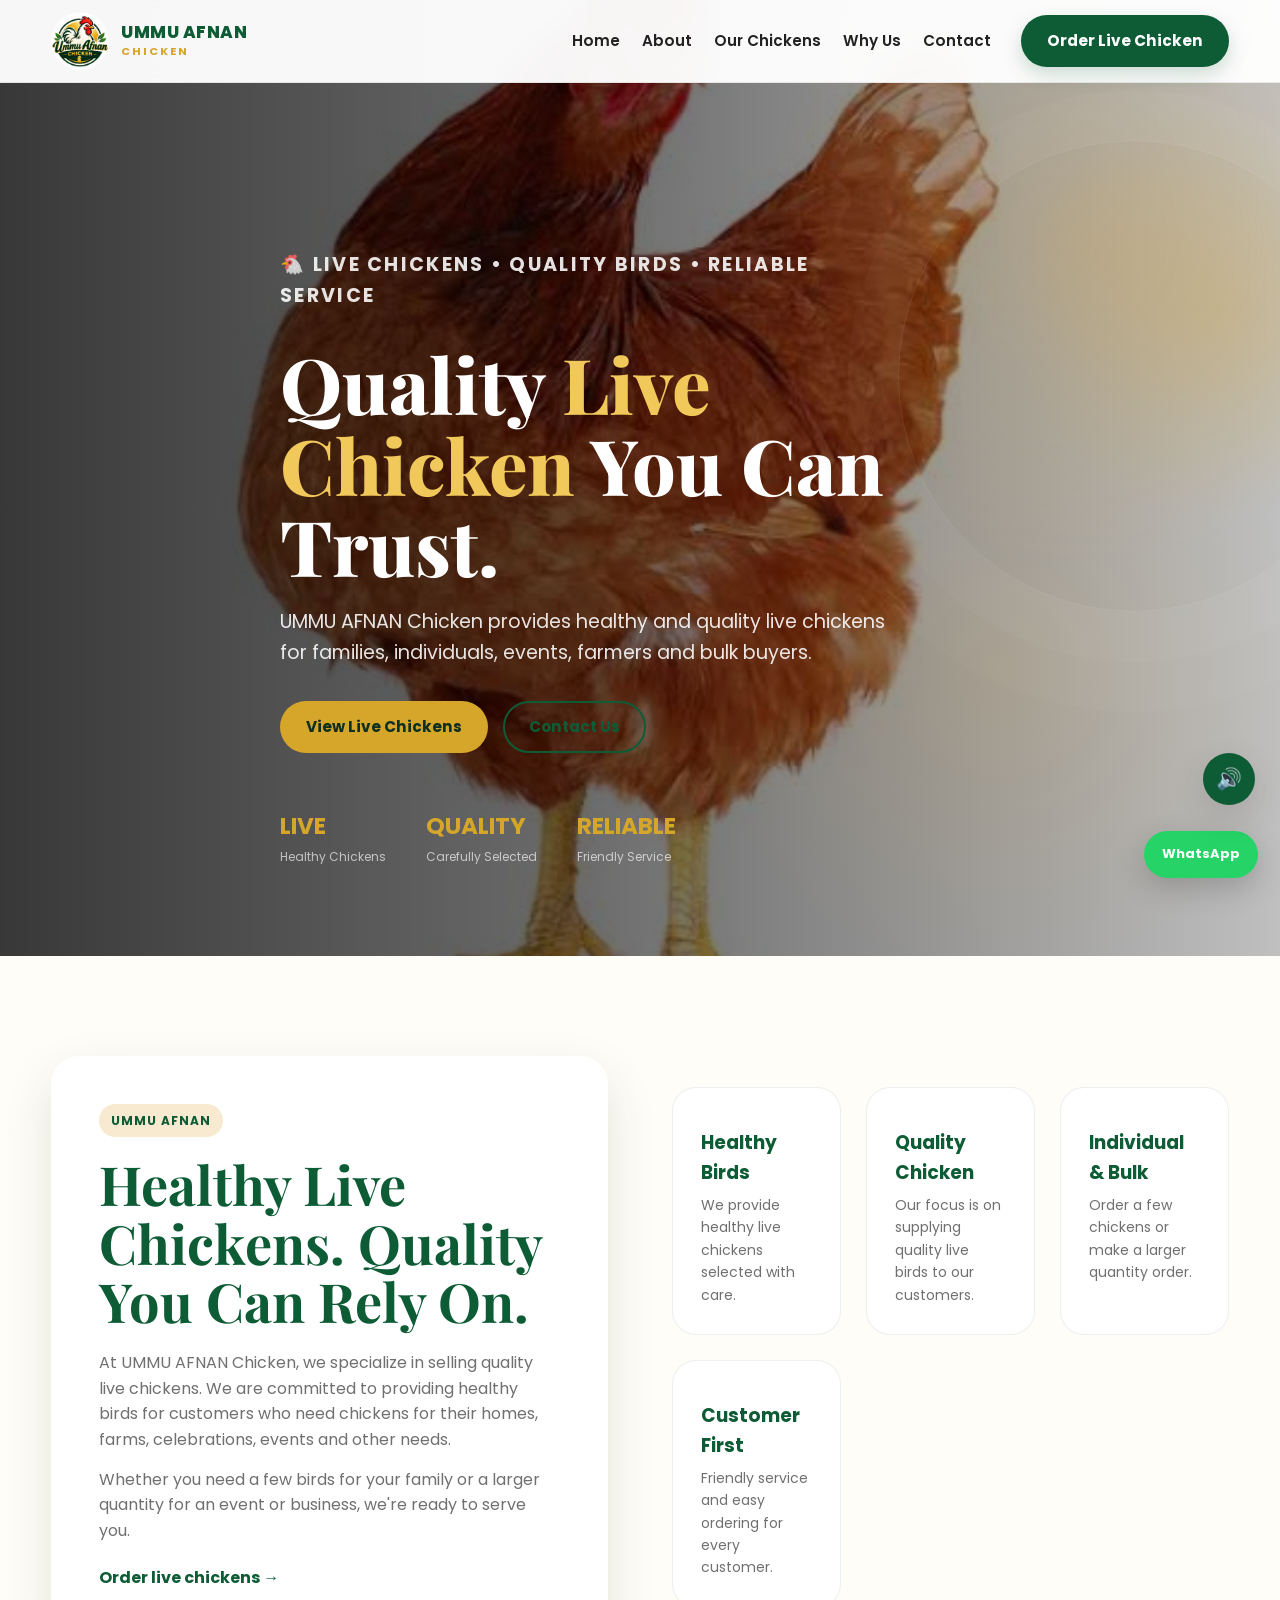
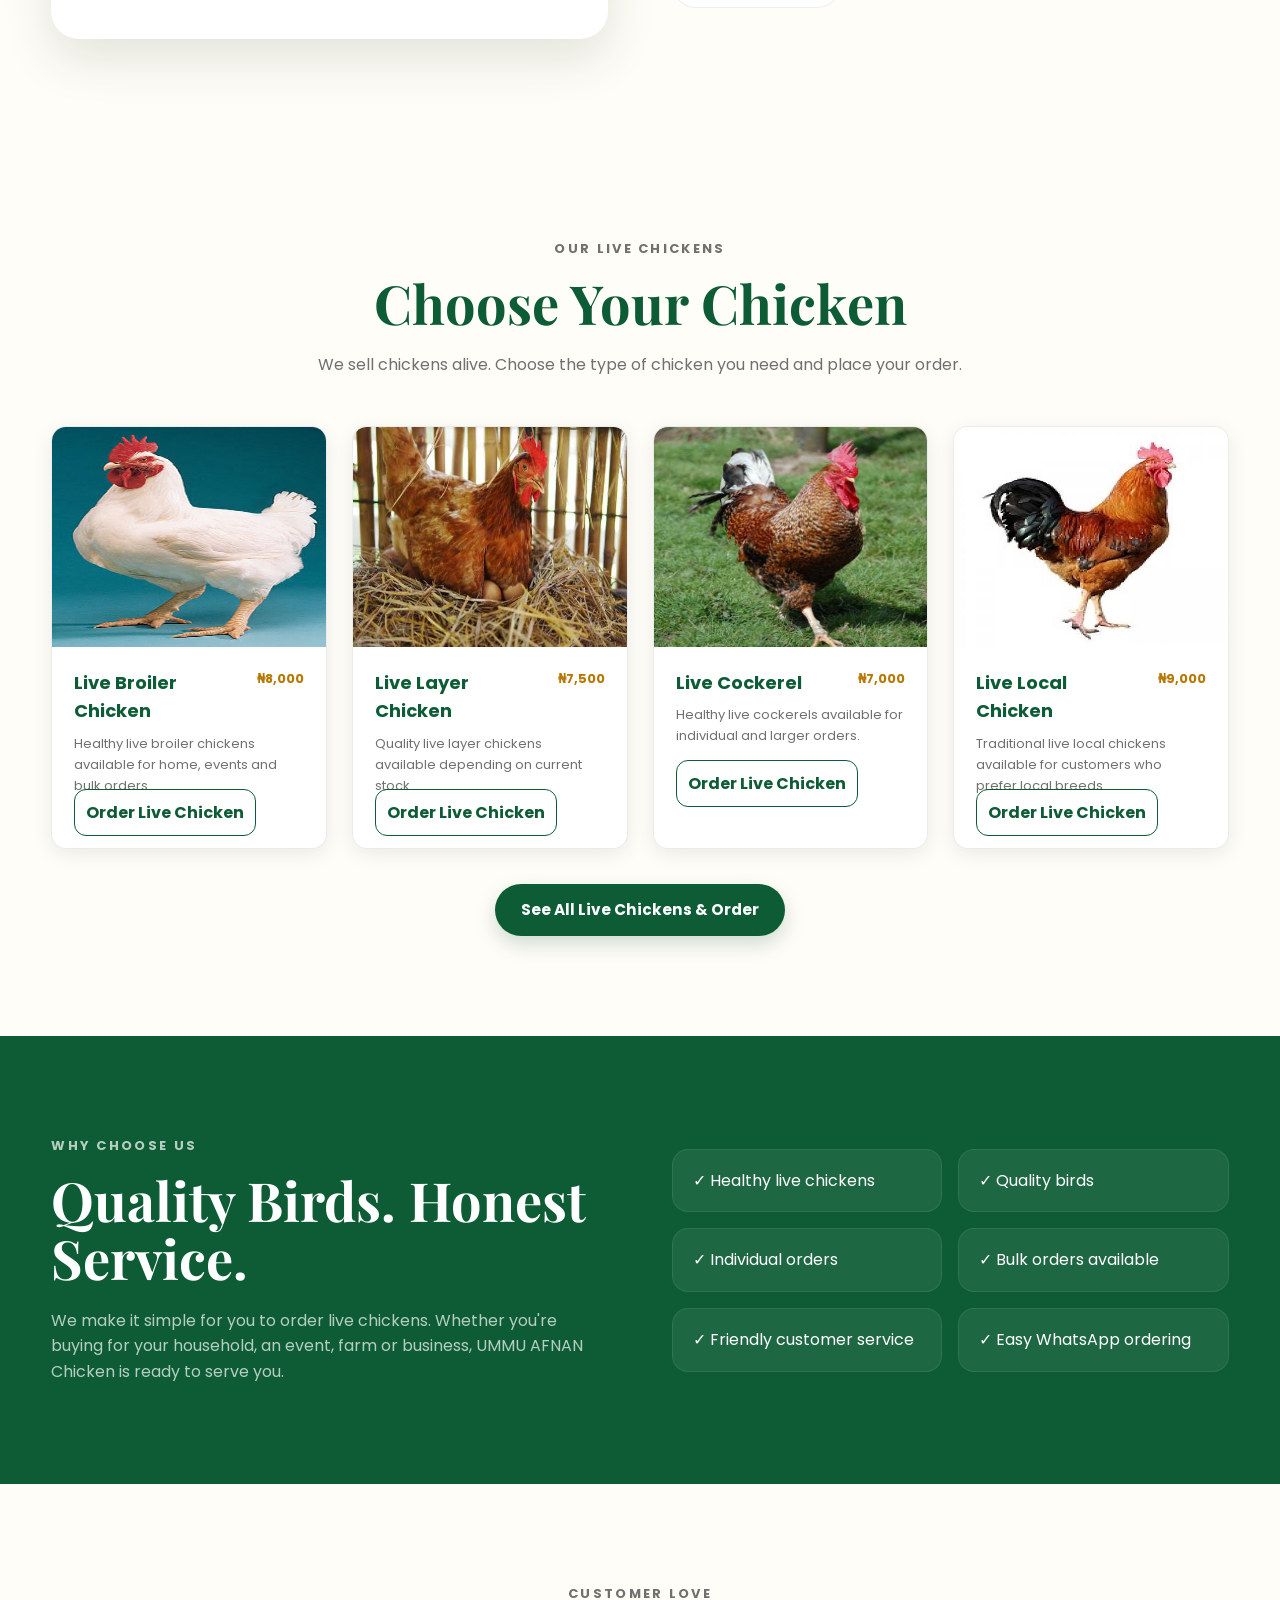
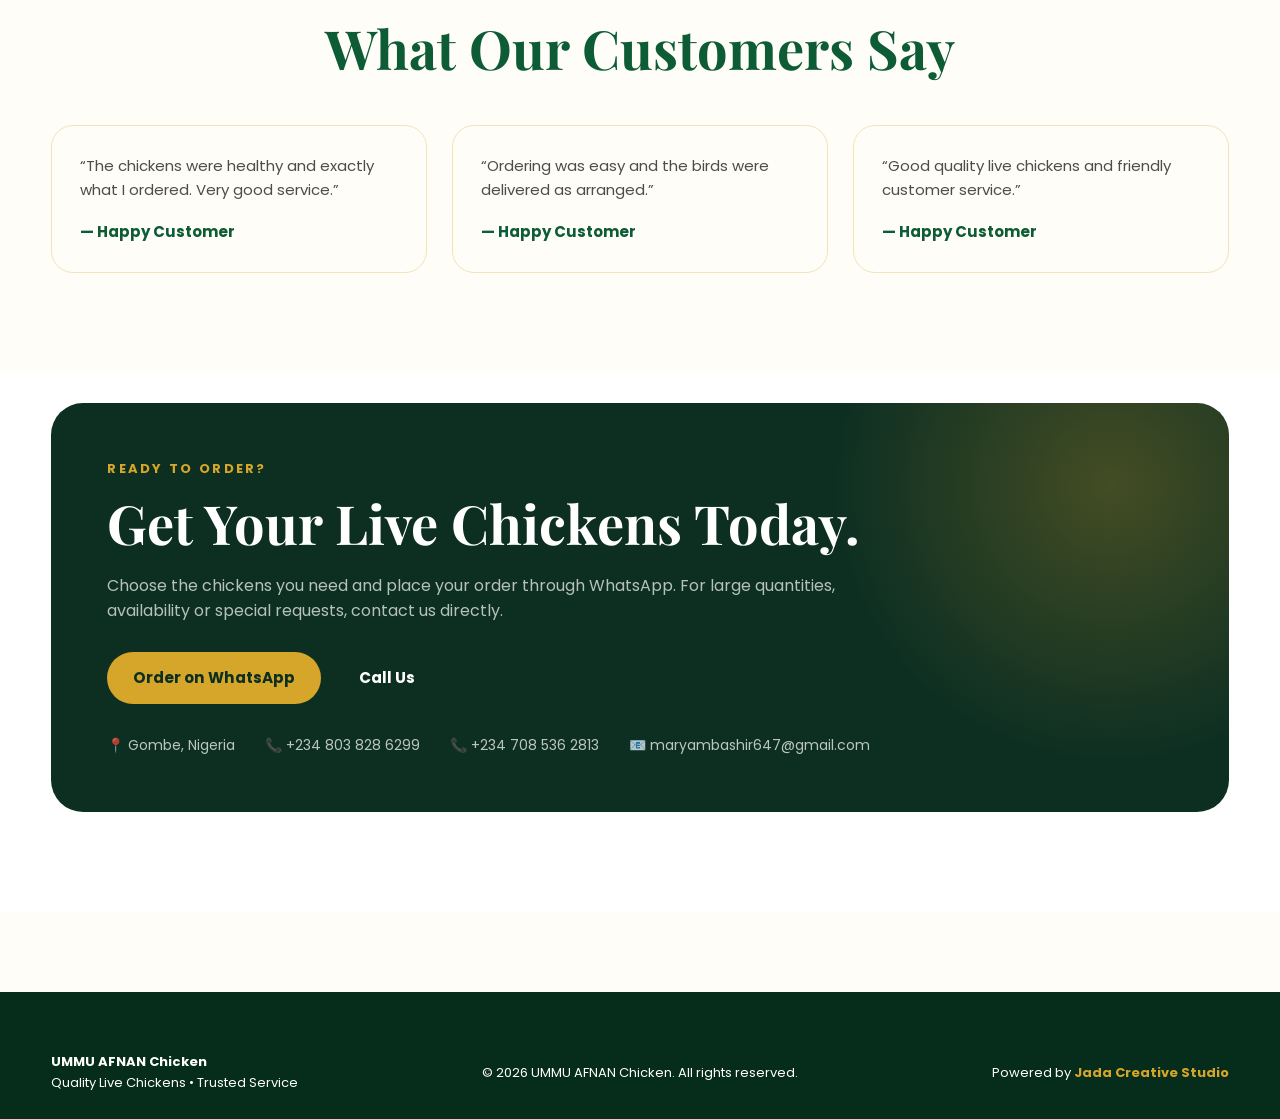
<file: index.html>
<!DOCTYPE html>
<html lang="en">
<head>
  <meta charset="UTF-8" />
  <meta name="viewport" content="width=device-width, initial-scale=1.0" />

  <meta
    name="description"
    content="UMMU AFNAN Chicken — quality live chickens available for individual, family, farm and bulk orders."
  />

  <title>UMMU AFNAN Chicken | Live Chickens</title>

  <link rel="preconnect" href="https://fonts.googleapis.com">
  <link rel="preconnect" href="https://fonts.gstatic.com" crossorigin>

  <link
    href="https://fonts.googleapis.com/css2?family=Playfair+Display:wght@600;700&family=Poppins:wght@400;500;600;700&display=swap"
    rel="stylesheet"
  >

  <link rel="stylesheet" href="style.css" />
</head>


<body>

  <!-- =====================================================
       ADVERTISEMENT SOUND
       ===================================================== -->

  <audio id="advertisementSound" preload="auto">
    <source src="advertisement.mp3" type="audio/mpeg">
    Your browser does not support audio.
  </audio>

  <button
    id="soundButton"
    class="sound-button"
    aria-label="Mute advertisement sound"
    title="Advertisement Sound"
  >
    🔊
  </button>


  <!-- =====================================================
       HEADER
       ===================================================== -->

  <header class="header">

    <div class="container nav">

      <a href="#home" class="brand">

        <img
          src="logo.png"
          alt="UMMU AFNAN Chicken Logo"
          class="logo"
        />

        <span class="brand-text">

          <strong>UMMU AFNAN</strong>

          <small>CHICKEN</small>

        </span>

      </a>


      <nav class="nav-links">

        <a href="#home">
          Home
        </a>

        <a href="#about">
          About
        </a>

        <a href="#menu">
          Our Chickens
        </a>

        <a href="#why-us">
          Why Us
        </a>

        <a href="#contact">
          Contact
        </a>

      </nav>


      <a
        href="order.html"
        class="btn btn-primary nav-btn"
      >
        Order Live Chicken
      </a>

    </div>

  </header>


  <!-- =====================================================
       HERO
       ===================================================== -->

  <main>

    <section class="hero" id="home">

      <div class="hero-overlay"></div>

      <div class="container hero-content">

        <p class="eyebrow">
          🐔 LIVE CHICKENS • QUALITY BIRDS • RELIABLE SERVICE
        </p>


        <h1>
          Quality <span>Live Chicken</span> You Can Trust.
        </h1>


        <p class="hero-text">

          UMMU AFNAN Chicken provides healthy and quality
          live chickens for families, individuals, events,
          farmers and bulk buyers.

        </p>


        <div class="hero-actions">

          <a
            href="order.html"
            class="btn"
          >
            View Live Chickens
          </a>


          <a
            href="#contact"
            class="btn btn-outline"
          >
            Contact Us
          </a>

        </div>


        <div class="hero-stats">

          <div>

            <strong>LIVE</strong>

            <span>
              Healthy Chickens
            </span>

          </div>


          <div>

            <strong>QUALITY</strong>

            <span>
              Carefully Selected
            </span>

          </div>


          <div>

            <strong>RELIABLE</strong>

            <span>
              Friendly Service
            </span>

          </div>

        </div>

      </div>

    </section>


    <!-- =====================================================
         ABOUT
         ===================================================== -->

    <section
      class="section about"
      id="about"
    >

      <div class="container split">


        <div class="about-card">

          <span class="mini-badge">
            UMMU AFNAN
          </span>


          <h2>
            Healthy Live Chickens. Quality You Can Rely On.
          </h2>


          <p>

            At UMMU AFNAN Chicken, we specialize in selling
            quality live chickens. We are committed to
            providing healthy birds for customers who need
            chickens for their homes, farms, celebrations,
            events and other needs.

          </p>


          <p>

            Whether you need a few birds for your family or
            a larger quantity for an event or business,
            we're ready to serve you.

          </p>


          <a
            href="order.html"
            class="text-link"
          >
            Order live chickens →
          </a>

        </div>


        <div class="feature-grid">


          <article class="feature">

            <span></span>

            <h3>
              Healthy Birds
            </h3>

            <p>
              We provide healthy live chickens selected
              with care.
            </p>

          </article>


          <article class="feature">

            <span></span>

            <h3>
              Quality Chicken
            </h3>

            <p>
              Our focus is on supplying quality live birds
              to our customers.
            </p>

          </article>


          <article class="feature">

            <span></span>

            <h3>
              Individual & Bulk
            </h3>

            <p>
              Order a few chickens or make a larger
              quantity order.
            </p>

          </article>


          <article class="feature">

            <span></span>

            <h3>
              Customer First
            </h3>

            <p>
              Friendly service and easy ordering for every
              customer.
            </p>

          </article>


        </div>

      </div>

    </section>


    <!-- =====================================================
         LIVE CHICKENS
         ===================================================== -->

    <section
      class="section menu-section"
      id="menu"
    >

      <div class="container">


        <div class="section-heading">

          <p class="eyebrow">
            OUR LIVE CHICKENS
          </p>


          <h2>
            Choose Your Chicken
          </h2>


          <p>
            We sell chickens alive. Choose the type of
            chicken you need and place your order.
          </p>

        </div>


        <div class="menu-grid">


          <!-- LIVE BROILER -->

          <article class="menu-card">

            <img
              src="Broiler Chicken.jpg"
              alt="Live Broiler Chicken"
              class="menu-photo"
            />


            <div class="menu-body">

              <div class="menu-title-row">

                <h3>
                  Live Broiler Chicken
                </h3>

                <span>
                  ₦8,000
                </span>

              </div>


              <p>
                Healthy live broiler chickens available
                for home, events and bulk orders.
              </p>


              <a
                href="order.html"
                class="order-btn"
              >
                Order Live Chicken
              </a>

            </div>

          </article>


          <!-- LIVE LAYER -->

          <article class="menu-card">

            <img
              src="Layer Chicken.jpg"
              alt="Live Layer Chicken"
              class="menu-photo"
            />


            <div class="menu-body">

              <div class="menu-title-row">

                <h3>
                  Live Layer Chicken
                </h3>

                <span>
                  ₦7,500
                </span>

              </div>


              <p>
                Quality live layer chickens available
                depending on current stock.
              </p>


              <a
                href="order.html"
                class="order-btn"
              >
                Order Live Chicken
              </a>

            </div>

          </article>


          <!-- LIVE COCKEREL -->

          <article class="menu-card">

            <img
              src="Cockerel.jpg"
              alt="Live Cockerel"
              class="menu-photo"
            />


            <div class="menu-body">

              <div class="menu-title-row">

                <h3>
                  Live Cockerel
                </h3>

                <span>
                  ₦7,000
                </span>

              </div>


              <p>
                Healthy live cockerels available for
                individual and larger orders.
              </p>


              <a
                href="order.html"
                class="order-btn"
              >
                Order Live Chicken
              </a>

            </div>

          </article>


          <!-- LOCAL CHICKEN -->

          <article class="menu-card">

            <img
              src="Local Chicken.jpg"
              alt="Live Local Chicken"
              class="menu-photo"
            />


            <div class="menu-body">

              <div class="menu-title-row">

                <h3>
                  Live Local Chicken
                </h3>

                <span>
                  ₦9,000
                </span>

              </div>


              <p>
                Traditional live local chickens available
                for customers who prefer local breeds.
              </p>


              <a
                href="order.html"
                class="order-btn"
              >
                Order Live Chicken
              </a>

            </div>

          </article>


        </div>


        <div
          style="
            text-align:center;
            margin-top:35px;
          "
        >

          <a
            href="order.html"
            class="btn btn-primary"
          >
            See All Live Chickens & Order
          </a>

        </div>

      </div>

    </section>


    <!-- =====================================================
         WHY US
         ===================================================== -->

    <section
      class="section why-us"
      id="why-us"
    >

      <div class="container split why-split">


        <div>

          <p class="eyebrow">
            WHY CHOOSE US
          </p>


          <h2>
            Quality Birds. Honest Service.
          </h2>


          <p>

            We make it simple for you to order live
            chickens. Whether you're buying for your
            household, an event, farm or business,
            UMMU AFNAN Chicken is ready to serve you.

          </p>

        </div>


        <div class="check-list">

          <div>
            ✓ Healthy live chickens
          </div>

          <div>
            ✓ Quality birds
          </div>

          <div>
            ✓ Individual orders
          </div>

          <div>
            ✓ Bulk orders available
          </div>

          <div>
            ✓ Friendly customer service
          </div>

          <div>
            ✓ Easy WhatsApp ordering
          </div>

        </div>

      </div>

    </section>


    <!-- =====================================================
         CUSTOMER TESTIMONIALS
         ===================================================== -->

    <section class="section testimonials">

      <div class="container">


        <div class="section-heading">

          <p class="eyebrow">
            CUSTOMER LOVE
          </p>


          <h2>
            What Our Customers Say
          </h2>

        </div>


        <div class="testimonial-grid">


          <blockquote>

            “The chickens were healthy and exactly what
            I ordered. Very good service.”

            <cite>
              — Happy Customer
            </cite>

          </blockquote>


          <blockquote>

            “Ordering was easy and the birds were
            delivered as arranged.”

            <cite>
              — Happy Customer
            </cite>

          </blockquote>


          <blockquote>

            “Good quality live chickens and friendly
            customer service.”

            <cite>
              — Happy Customer
            </cite>

          </blockquote>


        </div>

      </div>

    </section>


    <!-- =====================================================
         CONTACT
         ===================================================== -->

    <section
      class="section contact"
      id="contact"
    >

      <div class="container contact-card">


        <div>

          <p class="eyebrow">
            READY TO ORDER?
          </p>


          <h2>
            Get Your Live Chickens Today.
          </h2>


          <p>

            Choose the chickens you need and place your
            order through WhatsApp. For large quantities,
            availability or special requests, contact us
            directly.

          </p>

        </div>


        <div class="contact-actions">


          <a
            class="btn"
            href="https://wa.me/2348038286299"
            target="_blank"
            rel="noopener"
          >
            Order on WhatsApp
          </a>


          <a
            class="btn btn-outline-light"
            href="tel:+2348038286299"
          >
            Call Us
          </a>


        </div>


        <div class="contact-info">

          <span>
            📍 Gombe, Nigeria
          </span>


          <span>
            📞 +234 803 828 6299
          </span>    
          <span>
            📞 +234 708 536 2813
          </span>


          <span>
            📧 maryambashir647@gmail.com
          </span>

        </div>

      </div>

    </section>

  </main>


  <!-- =====================================================
       FOOTER
       ===================================================== -->

  <footer class="footer">

    <div class="container footer-wrap">


      <div>

        <strong>
          UMMU AFNAN Chicken
        </strong>


        <p>
          Quality Live Chickens • Trusted Service
        </p>

      </div>


      <p>
        ©
        <span id="year"></span>
        UMMU AFNAN Chicken.
        All rights reserved.
      </p>


      <p class="studio-credit">
        Powered by
        <strong>
          Jada Creative Studio
        </strong>
      </p>


    </div>

  </footer>


  <!-- =====================================================
       FLOATING WHATSAPP
       ===================================================== -->

  <a
    class="floating-whatsapp"
    href="https://wa.me/2348038286299"
    target="_blank"
    rel="noopener"
    aria-label="Order live chicken on WhatsApp"
  >
    WhatsApp
  </a>


  <!-- =====================================================
       JAVASCRIPT
       ===================================================== -->

  <script>

    /* =====================================================
       CURRENT YEAR
       ===================================================== */

    document.getElementById("year").textContent =
      new Date().getFullYear();


    /* =====================================================
       ADVERTISEMENT SOUND
       
       Sound begins after visitor interaction because modern
       browsers normally block automatic audio playback.
       ===================================================== */

    const advertisementSound =
      document.getElementById("advertisementSound");

    const soundButton =
      document.getElementById("soundButton");

    let soundStarted = false;


    function startAdvertisementSound() {

      if (soundStarted) {
        return;
      }

      advertisementSound
        .play()
        .then(function () {

          soundStarted = true;

        })
        .catch(function () {

          // Browser prevented playback.

        });

    }


    [
      "click",
      "touchstart",
      "scroll",
      "keydown"
    ].forEach(function (eventName) {

      document.addEventListener(
        eventName,
        startAdvertisementSound,
        {
          once: true,
          passive: true
        }
      );

    });


    /* =====================================================
       SOUND BUTTON
       ===================================================== */

    soundButton.addEventListener(
      "click",
      function (event) {

        event.stopPropagation();


        if (advertisementSound.paused) {

          advertisementSound
            .play()
            .then(function () {

              soundButton.textContent = "🔊";

            })
            .catch(function () {

              soundButton.textContent = "🔇";

            });

        } else {

          advertisementSound.pause();

          soundButton.textContent = "🔇";

        }

      }
    );

  </script>


  <!-- EXISTING WEBSITE JAVASCRIPT -->

  <script src="script.js"></script>

</body>
</html>
</file>
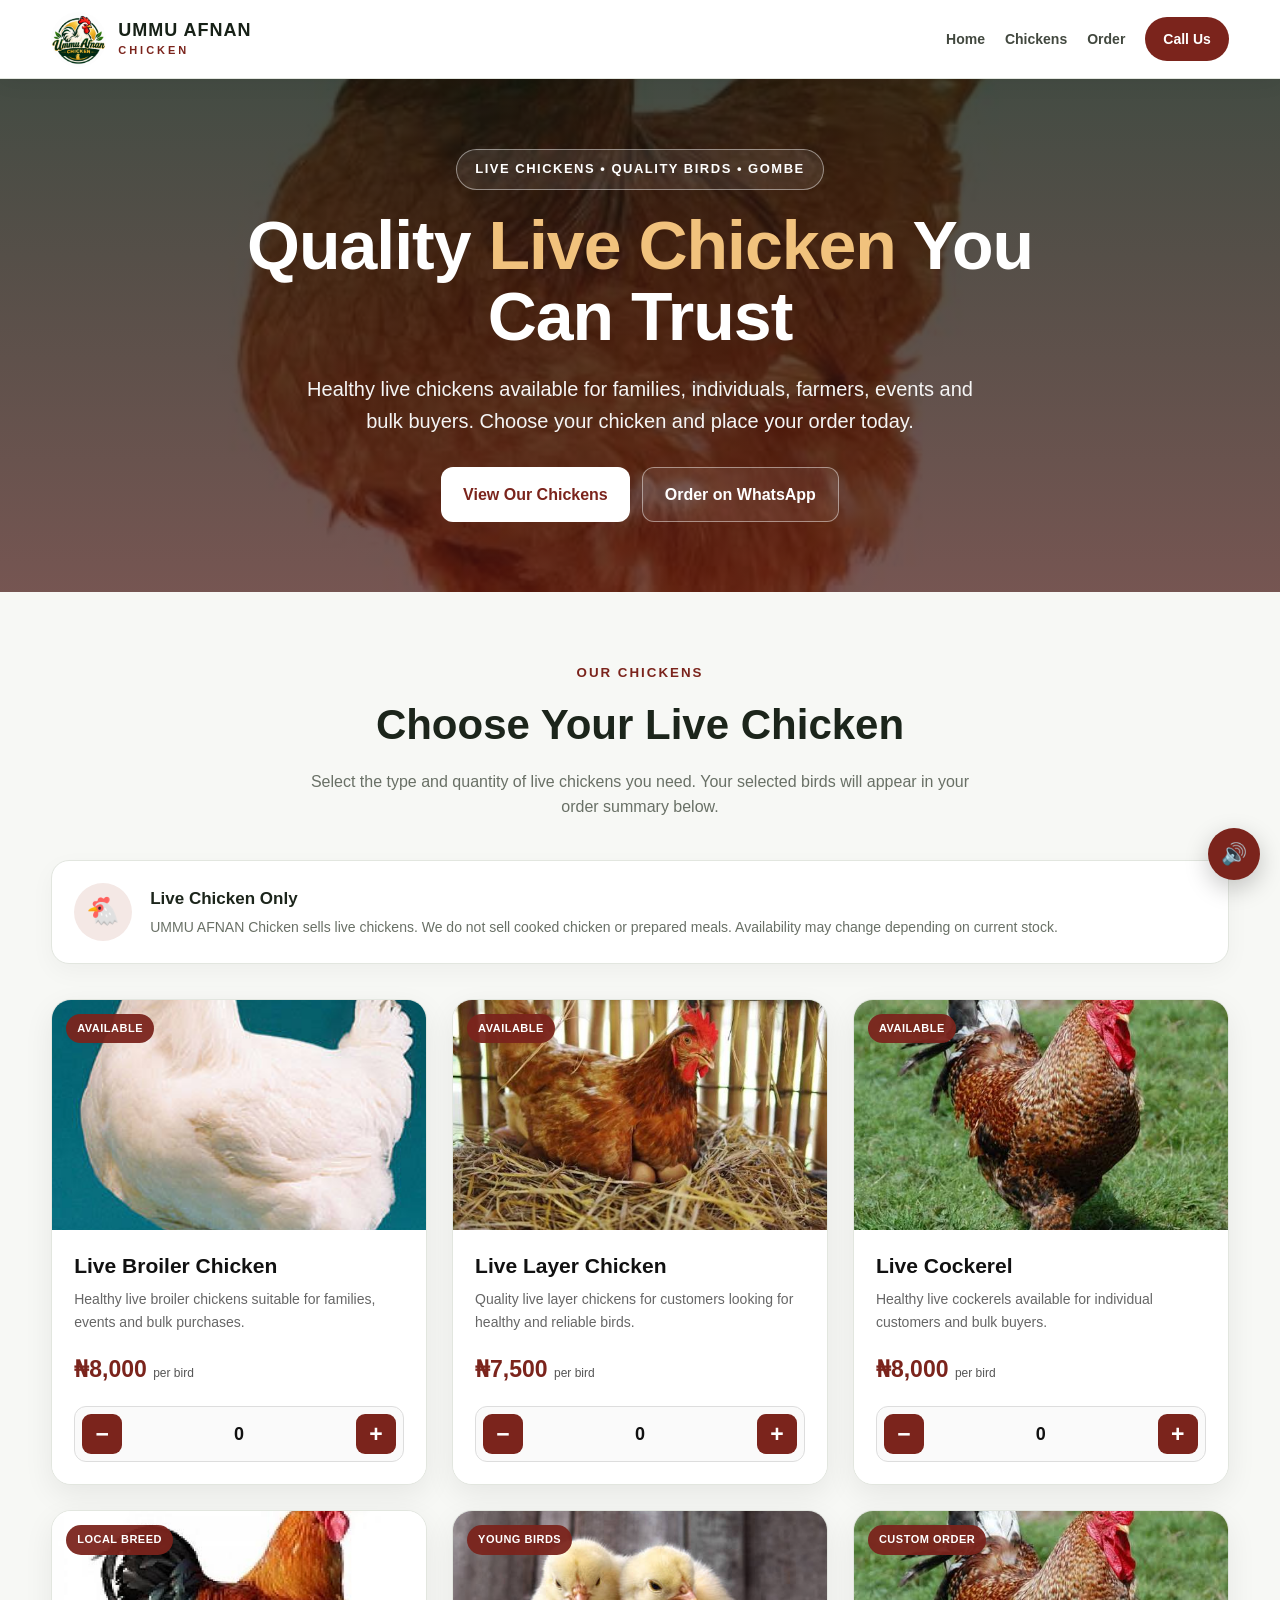
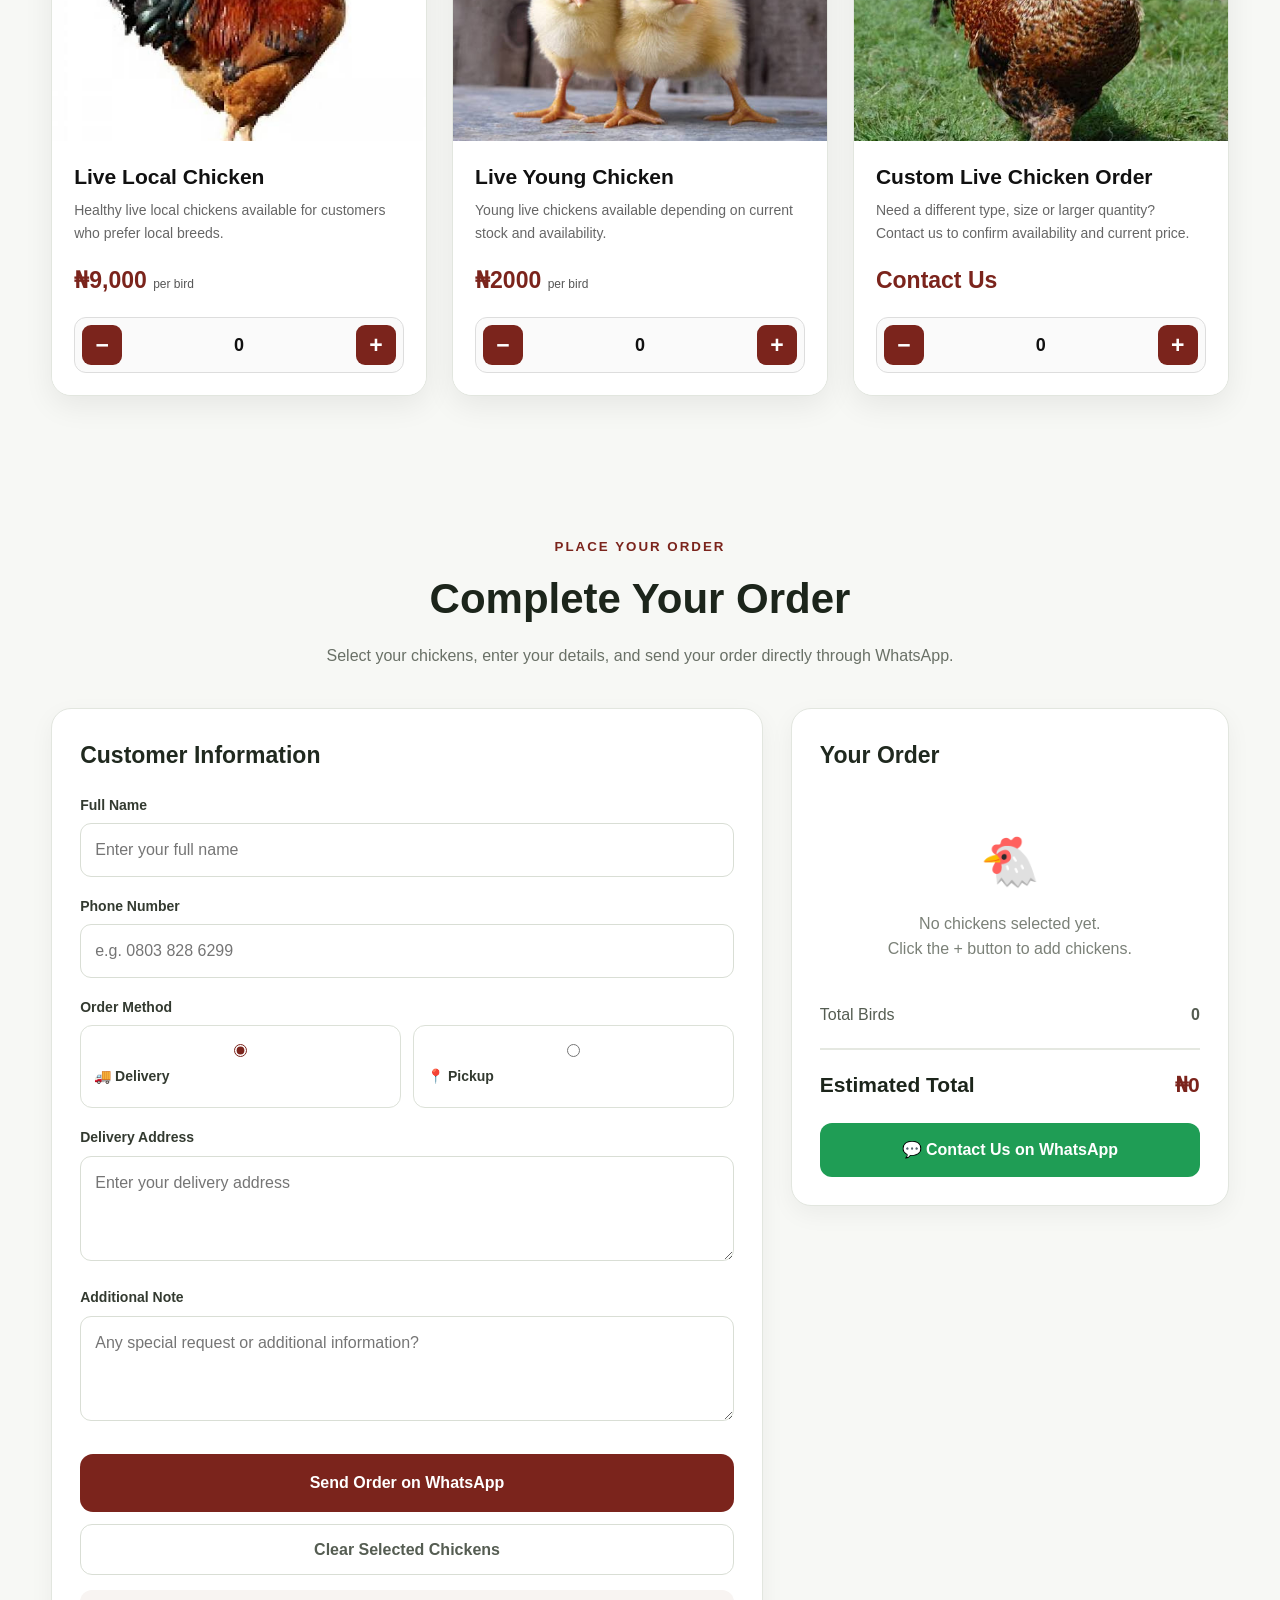
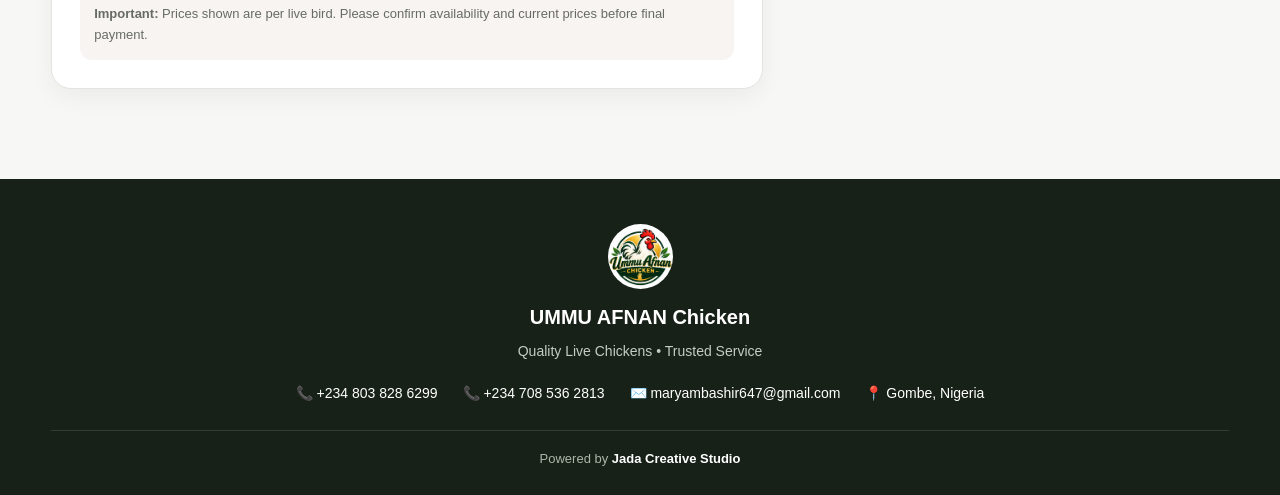
<file: order.html>
<!DOCTYPE html>
<html lang="en">
<head>
  <meta charset="UTF-8">

  <meta
    name="viewport"
    content="width=device-width, initial-scale=1.0"
  >

  <meta
    name="description"
    content="UMMU AFNAN Chicken - Quality live chickens available in Gombe, Nigeria. Order live broilers, layers, cockerels, local chickens and young chickens."
  >

  <meta
    name="theme-color"
    content="#7b241c"
  >

  <title>Order Live Chickens | UMMU AFNAN Chicken</title>

  <style>

    /* =========================================================
       RESET
    ========================================================= */

    * {
      margin: 0;
      padding: 0;
      box-sizing: border-box;
    }

    html {
      scroll-behavior: smooth;
    }

    body {
      font-family:
        Arial,
        Helvetica,
        sans-serif;

      background: #f7f8f5;
      color: #20251f;
      line-height: 1.6;
    }

    button,
    input,
    select,
    textarea {
      font: inherit;
    }

    button {
      cursor: pointer;
    }

    a {
      text-decoration: none;
      color: inherit;
    }

    img {
      max-width: 100%;
      display: block;
    }


    /* =========================================================
       VARIABLES
    ========================================================= */

    :root {
      --primary: #7b241c;
      --primary-dark: #5f1914;
      --primary-light: #f4e8e5;

      --green: #172117;
      --green-light: #eaf0e8;

      --gold: #d69b3d;

      --text: #20251f;
      --muted: #697066;

      --white: #ffffff;
      --border: #e2e6df;

      --shadow:
        0 10px 30px rgba(0, 0, 0, 0.07);

      --radius: 20px;
    }


    /* =========================================================
       HEADER
    ========================================================= */

    .header {
      position: sticky;
      top: 0;
      z-index: 1000;

      background: rgba(255, 255, 255, 0.97);

      border-bottom:
        1px solid var(--border);

      box-shadow:
        0 4px 20px rgba(0, 0, 0, 0.06);

      backdrop-filter: blur(12px);
    }

    .nav {
      width: min(1200px, 92%);
      min-height: 78px;

      margin: auto;

      display: flex;
      align-items: center;
      justify-content: space-between;

      gap: 25px;
    }

    .brand {
      display: flex;
      align-items: center;

      gap: 12px;

      flex-shrink: 0;
    }

    .logo {
      width: 55px;
      height: 55px;

      object-fit: contain;

      border-radius: 50%;
    }

    .brand-text {
      display: flex;
      flex-direction: column;

      line-height: 1.05;
    }

    .brand-text strong {
      font-size: 18px;
      letter-spacing: 1px;

      color: var(--green);
    }

    .brand-text small {
      margin-top: 5px;

      font-size: 11px;
      letter-spacing: 3px;

      color: var(--primary);

      font-weight: bold;
    }

    .nav-links {
      display: flex;
      align-items: center;

      gap: 20px;
    }

    .nav-links a {
      font-size: 14px;
      font-weight: 600;

      color: #42483f;

      transition: 0.25s ease;
    }

    .nav-links a:hover {
      color: var(--primary);
    }

    .nav-order {
      padding: 11px 18px;

      border-radius: 30px;

      background: var(--primary);

      color: white !important;
    }

    .nav-order:hover {
      background: var(--primary-dark) !important;
    }


    /* =========================================================
       HERO
    ========================================================= */

    .hero {
      min-height: 470px;

      display: flex;
      align-items: center;
      justify-content: center;

      text-align: center;

      position: relative;

      color: white;

      background:
        linear-gradient(
          rgba(15, 25, 14, 0.78),
          rgba(65, 20, 15, 0.72)
        ),
        url("photo.jpg");

      background-size: cover;
      background-position: center;
      background-repeat: no-repeat;
    }

    .hero-content {
      width: min(850px, 92%);

      padding: 70px 20px;
    }

    .hero-badge {
      display: inline-block;

      padding: 9px 18px;

      border:
        1px solid rgba(255, 255, 255, 0.45);

      border-radius: 50px;

      background:
        rgba(255, 255, 255, 0.09);

      font-size: 13px;
      font-weight: bold;

      letter-spacing: 1.5px;

      margin-bottom: 20px;
    }

    .hero h1 {
      font-size:
        clamp(38px, 6vw, 68px);

      line-height: 1.05;

      margin-bottom: 20px;

      letter-spacing: -1px;
    }

    .hero h1 span {
      color: #f1c27d;
    }

    .hero p {
      max-width: 680px;

      margin: auto;

      font-size:
        clamp(16px, 2vw, 20px);

      color: #f5f5f5;
    }

    .hero-buttons {
      margin-top: 30px;

      display: flex;

      justify-content: center;

      flex-wrap: wrap;

      gap: 12px;
    }

    .hero-btn {
      display: inline-flex;

      align-items: center;
      justify-content: center;

      min-width: 170px;

      padding: 14px 22px;

      border-radius: 12px;

      font-weight: bold;

      transition: 0.25s ease;
    }

    .hero-btn-primary {
      background: white;
      color: var(--primary);
    }

    .hero-btn-primary:hover {
      transform: translateY(-2px);
    }

    .hero-btn-secondary {
      border:
        1px solid rgba(255, 255, 255, 0.45);

      background:
        rgba(255, 255, 255, 0.08);

      color: white;
    }

    .hero-btn-secondary:hover {
      background:
        rgba(255, 255, 255, 0.15);
    }


    /* =========================================================
       GENERAL
    ========================================================= */

    .container {
      width: min(1200px, 92%);
      margin: auto;
    }

    .section {
      padding: 70px 0;
    }

    .section-title {
      text-align: center;

      margin-bottom: 40px;
    }

    .section-title small {
      display: block;

      color: var(--primary);

      font-weight: bold;

      letter-spacing: 2px;

      text-transform: uppercase;

      margin-bottom: 8px;
    }

    .section-title h2 {
      font-size:
        clamp(28px, 4vw, 42px);

      color: #1c251b;

      margin-bottom: 10px;
    }

    .section-title p {
      max-width: 680px;

      margin: auto;

      color: var(--muted);
    }


    /* =========================================================
       NOTICE
    ========================================================= */

    .info-box {
      background: white;

      border:
        1px solid var(--border);

      border-radius: 18px;

      padding: 22px;

      margin-bottom: 35px;

      display: flex;
      align-items: center;

      gap: 18px;

      box-shadow:
        0 8px 25px rgba(0, 0, 0, 0.04);
    }

    .info-icon {
      width: 58px;
      height: 58px;

      flex-shrink: 0;

      display: grid;
      place-items: center;

      background: var(--primary-light);

      border-radius: 50%;

      font-size: 27px;
    }

    .info-box strong {
      display: block;

      margin-bottom: 4px;

      color: #1c251b;

      font-size: 17px;
    }

    .info-box p {
      color: var(--muted);

      font-size: 14px;
    }


    /* =========================================================
       PRODUCTS GRID
    ========================================================= */

    .products-grid {
      display: grid;

      grid-template-columns:
        repeat(3, minmax(0, 1fr));

      gap: 25px;

      align-items: stretch;
    }


    /* =========================================================
       PRODUCT CARD
    ========================================================= */

    .product-card {
      background: white;

      border:
        1px solid var(--border);

      border-radius: var(--radius);

      overflow: hidden;

      box-shadow: var(--shadow);

      display: flex;
      flex-direction: column;

      min-width: 0;

      transition:
        transform 0.25s ease,
        box-shadow 0.25s ease;
    }

    .product-card:hover {
      transform: translateY(-5px);

      box-shadow:
        0 16px 35px rgba(0, 0, 0, 0.10);
    }


    /* =========================================================
       PRODUCT IMAGE
    ========================================================= */

    .product-image {
      width: 100%;

      height: 235px;

      overflow: hidden;

      background: #f1f2ef;

      flex-shrink: 0;

      position: relative;
    }

    .product-image img {
      width: 100%;
      height: 100%;

      display: block;

      object-fit: cover;

      object-position: center;

      transition:
        transform 0.4s ease;
    }

    .product-card:hover
    .product-image img {
      transform: scale(1.04);
    }

    .product-badge {
      position: absolute;

      top: 14px;
      left: 14px;

      padding: 6px 11px;

      border-radius: 30px;

      background: rgba(123, 36, 28, 0.94);

      color: white;

      font-size: 11px;

      font-weight: bold;

      letter-spacing: 0.5px;
    }


    /* =========================================================
       PRODUCT CONTENT
    ========================================================= */

    .product-content {
      padding: 22px;

      display: flex;
      flex-direction: column;

      flex: 1;

      background: white;
    }

    .product-content h3 {
      margin: 0 0 9px;

      font-size: 21px;

      line-height: 1.3;

      color: #111;
    }

    .product-description {
      margin: 0 0 18px;

      color: #666;

      font-size: 14px;

      line-height: 1.6;

      min-height: 45px;
    }


    /* =========================================================
       PRICE
    ========================================================= */

    .price {
      margin-bottom: 18px;

      font-size: 23px;

      font-weight: 800;

      color: var(--primary);
    }

    .price span {
      font-size: 12px;

      font-weight: 500;

      color: #555;
    }


    /* =========================================================
       QUANTITY
    ========================================================= */

    .quantity-box {
      margin-top: auto;

      display: flex;

      align-items: center;

      justify-content: space-between;

      gap: 10px;

      border:
        1px solid #ddd;

      border-radius: 12px;

      padding: 7px;

      background: #fafafa;
    }

    .quantity-box button {
      width: 40px;
      height: 40px;

      border: none;

      border-radius: 9px;

      background: var(--primary);

      color: white;

      font-size: 23px;

      font-weight: bold;

      display: flex;
      align-items: center;
      justify-content: center;

      transition: 0.2s ease;
    }

    .quantity-box button:hover {
      background: var(--primary-dark);

      transform: scale(1.04);
    }

    .quantity {
      min-width: 35px;

      text-align: center;

      font-size: 18px;

      font-weight: 800;

      color: #111;
    }


    /* =========================================================
       ORDER AREA
    ========================================================= */

    .order-area {
      display: grid;

      grid-template-columns:
        minmax(0, 1.3fr)
        minmax(320px, 0.8fr);

      gap: 28px;

      align-items: start;
    }

    .card {
      background: white;

      border:
        1px solid var(--border);

      border-radius: 20px;

      padding: 28px;

      box-shadow:
        0 8px 25px rgba(0, 0, 0, 0.05);
    }

    .card h3 {
      font-size: 23px;

      margin-bottom: 20px;

      color: #20291f;
    }


    /* =========================================================
       CART
    ========================================================= */

    .cart-card {
      position: sticky;

      top: 100px;
    }

    .cart-empty {
      text-align: center;

      padding: 30px 10px;

      color: #7b8178;
    }

    .cart-empty-icon {
      font-size: 48px;

      margin-bottom: 10px;
    }

    .cart-item {
      display: grid;

      grid-template-columns:
        1fr auto;

      gap: 15px;

      padding: 15px 0;

      border-bottom:
        1px solid #eceee9;
    }

    .cart-item:last-child {
      border-bottom: none;
    }

    .cart-item-name {
      font-weight: 700;

      color: #20291f;
    }

    .cart-item-details {
      font-size: 13px;

      color: #737970;

      margin-top: 3px;
    }

    .cart-item-price {
      font-weight: 800;

      color: var(--primary);

      white-space: nowrap;
    }

    .summary-row {
      display: flex;

      justify-content: space-between;

      gap: 15px;

      padding: 10px 0;

      color: #555d52;
    }

    .summary-row.total {
      border-top:
        2px solid #e5e8e1;

      margin-top: 10px;

      padding-top: 18px;

      font-size: 21px;

      font-weight: 800;

      color: #1c251b;
    }

    .summary-row.total strong {
      color: var(--primary);
    }


    /* =========================================================
       FORM
    ========================================================= */

    .form-group {
      margin-bottom: 18px;
    }

    .form-group label {
      display: block;

      font-size: 14px;

      font-weight: 700;

      margin-bottom: 7px;

      color: #333a30;
    }

    .form-group input,
    .form-group select,
    .form-group textarea {
      width: 100%;

      padding: 13px 14px;

      border:
        1px solid #d9ded5;

      border-radius: 11px;

      outline: none;

      background: white;

      color: #222;

      transition: 0.2s ease;
    }

    .form-group input:focus,
    .form-group select:focus,
    .form-group textarea:focus {
      border-color: var(--primary);

      box-shadow:
        0 0 0 3px
        rgba(123, 36, 28, 0.08);
    }

    .form-group textarea {
      resize: vertical;

      min-height: 105px;
    }


    /* =========================================================
       RADIO OPTIONS
    ========================================================= */

    .radio-group {
      display: grid;

      grid-template-columns:
        1fr 1fr;

      gap: 12px;
    }

    .radio-option {
      border:
        1px solid #dce1d8;

      border-radius: 12px;

      padding: 13px;

      cursor: pointer;

      transition: 0.2s ease;
    }

    .radio-option:hover {
      border-color: var(--primary);

      background: #fffaf9;
    }

    .radio-option input {
      margin-right: 7px;

      accent-color: var(--primary);
    }

    .radio-option label {
      cursor: pointer;

      font-weight: 600;

      font-size: 14px;
    }


    /* =========================================================
       BUTTONS
    ========================================================= */

    .submit-btn {
      width: 100%;

      border: none;

      padding: 16px 20px;

      border-radius: 13px;

      background: var(--primary);

      color: white;

      font-size: 16px;

      font-weight: 800;

      transition: 0.25s ease;

      margin-top: 8px;
    }

    .submit-btn:hover {
      background: var(--primary-dark);

      transform: translateY(-1px);
    }

    .submit-btn:disabled {
      background: #b5bab2;

      cursor: not-allowed;

      transform: none;
    }

    .clear-btn {
      width: 100%;

      border:
        1px solid #d9ded5;

      background: white;

      color: #555d52;

      padding: 12px;

      border-radius: 12px;

      margin-top: 12px;

      font-weight: 700;
    }

    .clear-btn:hover {
      border-color: var(--primary);

      color: var(--primary);
    }


    /* =========================================================
       WHATSAPP BUTTON
    ========================================================= */

    .whatsapp-btn {
      display: flex;

      align-items: center;
      justify-content: center;

      gap: 8px;

      width: 100%;

      margin-top: 12px;

      padding: 14px;

      border-radius: 12px;

      background: #1f9d55;

      color: white;

      font-weight: 800;

      border: none;
    }

    .whatsapp-btn:hover {
      background: #188346;
    }


    /* =========================================================
       DELIVERY NOTE
    ========================================================= */

    .delivery-note {
      margin-top: 15px;

      padding: 14px;

      background: #f8f4f2;

      border-radius: 12px;

      font-size: 13px;

      color: #666c63;
    }


    /* =========================================================
       SUCCESS MESSAGE
    ========================================================= */

    .success-message {
      display: none;

      background: #e8f5e9;

      color: #245b2a;

      border:
        1px solid #b8dbbd;

      padding: 14px;

      border-radius: 12px;

      margin-bottom: 20px;

      font-size: 14px;

      font-weight: 600;
    }


    /* =========================================================
       SOUND BUTTON
    ========================================================= */

    .sound-button {
      position: fixed;

      right: 20px;
      bottom: 20px;

      z-index: 2000;

      width: 52px;
      height: 52px;

      border: none;

      border-radius: 50%;

      background: var(--primary);

      color: white;

      font-size: 21px;

      box-shadow:
        0 8px 25px rgba(0, 0, 0, 0.22);

      transition: 0.2s ease;
    }

    .sound-button:hover {
      transform: scale(1.06);
    }


    /* =========================================================
       FOOTER
    ========================================================= */

    .footer {
      background: var(--green);

      color: white;

      padding: 45px 0 25px;

      text-align: center;

      margin-top: 20px;
    }

    .footer-logo {
      width: 65px;
      height: 65px;

      object-fit: contain;

      margin:
        0 auto 12px;

      border-radius: 50%;
    }

    .footer h3 {
      margin-bottom: 7px;

      font-size: 20px;
    }

    .footer p {
      color: #c6ccc3;

      font-size: 14px;

      margin-bottom: 20px;
    }

    .footer-contact {
      display: flex;

      justify-content: center;

      flex-wrap: wrap;

      gap: 10px 25px;

      margin-bottom: 25px;

      font-size: 14px;
    }

    .footer-contact a:hover {
      color: #f1c27d;
    }

    .powered {
      border-top:
        1px solid rgba(255, 255, 255, 0.12);

      padding-top: 18px;

      font-size: 13px;

      color: #aeb6aa;
    }

    .powered strong {
      color: white;
    }


    /* =========================================================
       TABLET
    ========================================================= */

    @media (max-width: 1000px) {

      .products-grid {
        grid-template-columns:
          repeat(2, minmax(0, 1fr));
      }

      .order-area {
        grid-template-columns: 1fr;
      }

      .cart-card {
        position: static;

        order: -1;
      }

      .hero {
        min-height: 420px;
      }
    }


    /* =========================================================
       IPAD / TABLET PORTRAIT
    ========================================================= */

    @media (max-width: 760px) {

      .nav {
        min-height: 70px;
      }

      .nav-links {
        gap: 10px;
      }

      .nav-links a:not(.nav-order) {
        display: none;
      }

      .brand-text strong {
        font-size: 16px;
      }

      .logo {
        width: 48px;
        height: 48px;
      }

      .hero {
        min-height: 390px;
      }

      .hero-content {
        padding: 55px 15px;
      }

      .products-grid {
        grid-template-columns:
          repeat(2, minmax(0, 1fr));
      }

      .product-image {
        height: 210px;
      }

      .section {
        padding: 55px 0;
      }
    }


    /* =========================================================
       MOBILE
    ========================================================= */

    @media (max-width: 560px) {

      .container {
        width: min(94%, 500px);
      }

      .nav {
        width: 94%;
      }

      .brand-text small {
        font-size: 9px;

        letter-spacing: 2px;
      }

      .nav-order {
        padding: 9px 13px;

        font-size: 12px !important;
      }

      .hero {
        min-height: 390px;
      }

      .hero-badge {
        font-size: 10px;

        letter-spacing: 1px;
      }

      .hero h1 {
        font-size: 39px;
      }

      .hero p {
        font-size: 15px;
      }

      .hero-buttons {
        flex-direction: column;

        align-items: stretch;

        max-width: 320px;

        margin-left: auto;
        margin-right: auto;
      }

      .hero-btn {
        width: 100%;
      }

      .products-grid {
        grid-template-columns: 1fr;
      }

      .product-image {
        height: 245px;
      }

      .product-content {
        padding: 20px;
      }

      .order-area {
        gap: 18px;
      }

      .card {
        padding: 20px;

        border-radius: 16px;
      }

      .radio-group {
        grid-template-columns: 1fr;
      }

      .info-box {
        align-items: flex-start;

        padding: 17px;
      }

      .sound-button {
        right: 15px;

        bottom: 15px;

        width: 46px;
        height: 46px;
      }

      .footer-contact {
        flex-direction: column;

        gap: 8px;
      }
    }


    /* =========================================================
       SMALL PHONES
    ========================================================= */

    @media (max-width: 380px) {

      .brand-text {
        display: none;
      }

      .logo {
        width: 45px;
        height: 45px;
      }

      .hero h1 {
        font-size: 34px;
      }

      .section-title h2 {
        font-size: 27px;
      }

      .product-image {
        height: 220px;
      }
    }


    /* =========================================================
   RESPONSIVE DESIGN
   UMMU AFNAN CHICKEN
========================================================= */


/* =========================================================
   LARGE DESKTOP
   1400px+
========================================================= */

@media (min-width: 1400px) {

  .container,
  .nav {
    width: min(1280px, 90%);
  }

  .products-grid {
    grid-template-columns: repeat(3, 1fr);
    gap: 30px;
  }

  .product-image {
    height: 250px;
  }

  .hero {
    min-height: 560px;
  }

  .hero h1 {
    font-size: 72px;
  }

}


/* =========================================================
   DESKTOP
   1200px - 1399px
========================================================= */

@media (min-width: 1200px) and (max-width: 1399px) {

  .container,
  .nav {
    width: 92%;
  }

  .products-grid {
    grid-template-columns: repeat(3, 1fr);
    gap: 25px;
  }

  .product-image {
    height: 230px;
  }

}


/* =========================================================
   LAPTOP
   1001px - 1199px
========================================================= */

@media (min-width: 1001px) and (max-width: 1199px) {

  .container,
  .nav {
    width: 93%;
  }

  .products-grid {
    grid-template-columns: repeat(3, 1fr);
    gap: 18px;
  }

  .product-image {
    height: 210px;
  }

  .product-content {
    padding: 18px;
  }

  .product-content h3 {
    font-size: 19px;
  }

  .hero {
    min-height: 450px;
  }

  .hero h1 {
    font-size: 55px;
  }

  .order-area {
    grid-template-columns: 1.2fr 0.8fr;
    gap: 20px;
  }

}


/* =========================================================
   TABLET LANDSCAPE
   900px - 1000px
========================================================= */

@media (min-width: 900px) and (max-width: 1000px) {

  .container,
  .nav {
    width: 93%;
  }

  .products-grid {
    grid-template-columns: repeat(2, 1fr);
    gap: 22px;
  }

  .product-image {
    height: 230px;
  }

  .order-area {
    grid-template-columns: 1fr;
  }

  .cart-card {
    position: static;
  }

}


/* =========================================================
   TABLET / IPAD
   768px - 899px
========================================================= */

@media (min-width: 768px) and (max-width: 899px) {

  .container,
  .nav {
    width: 92%;
  }

  .nav {
    min-height: 72px;
  }

  .nav-links {
    gap: 14px;
  }

  .nav-links a {
    font-size: 13px;
  }

  .products-grid {
    grid-template-columns: repeat(2, 1fr);
    gap: 20px;
  }

  .product-image {
    height: 220px;
  }

  .product-content {
    padding: 19px;
  }

  .product-content h3 {
    font-size: 19px;
  }

  .hero {
    min-height: 430px;
  }

  .hero h1 {
    font-size: 48px;
  }

  .hero p {
    font-size: 17px;
  }

  .order-area {
    grid-template-columns: 1fr;
  }

  .cart-card {
    position: static;
    order: -1;
  }

  .section {
    padding: 60px 0;
  }

}


/* =========================================================
   IPAD PORTRAIT
   600px - 767px
========================================================= */

@media (min-width: 600px) and (max-width: 767px) {

  .container {
    width: 92%;
  }

  .nav {
    width: 92%;
    min-height: 68px;
  }

  .nav-links {
    gap: 8px;
  }

  .nav-links a:not(.nav-order) {
    display: none;
  }

  .logo {
    width: 48px;
    height: 48px;
  }

  .brand-text strong {
    font-size: 16px;
  }

  .brand-text small {
    font-size: 9px;
  }

  .hero {
    min-height: 410px;
  }

  .hero-content {
    padding: 55px 20px;
  }

  .hero h1 {
    font-size: 44px;
  }

  .hero p {
    font-size: 16px;
  }

  .products-grid {
    grid-template-columns: repeat(2, 1fr);
    gap: 18px;
  }

  .product-image {
    height: 205px;
  }

  .product-content {
    padding: 17px;
  }

  .product-content h3 {
    font-size: 18px;
  }

  .product-description {
    font-size: 13px;
  }

  .price {
    font-size: 20px;
  }

  .quantity-box button {
    width: 36px;
    height: 36px;
  }

  .order-area {
    grid-template-columns: 1fr;
  }

  .cart-card {
    position: static;
    order: -1;
  }

}


/* =========================================================
   LARGE MOBILE
   481px - 599px
========================================================= */

@media (min-width: 481px) and (max-width: 599px) {

  .container {
    width: 93%;
  }

  .nav {
    width: 93%;
    min-height: 66px;
  }

  .nav-links a:not(.nav-order) {
    display: none;
  }

  .logo {
    width: 46px;
    height: 46px;
  }

  .brand-text strong {
    font-size: 15px;
  }

  .brand-text small {
    font-size: 8px;
  }

  .nav-order {
    padding: 9px 14px;
    font-size: 12px !important;
  }

  .hero {
    min-height: 400px;
  }

  .hero-content {
    padding: 50px 15px;
  }

  .hero-badge {
    font-size: 9px;
    padding: 8px 12px;
  }

  .hero h1 {
    font-size: 39px;
  }

  .hero p {
    font-size: 15px;
  }

  .hero-buttons {
    flex-direction: column;

    width: 100%;
    max-width: 330px;

    margin-left: auto;
    margin-right: auto;
  }

  .hero-btn {
    width: 100%;
  }

  .products-grid {
    grid-template-columns: 1fr;
    gap: 20px;
  }

  .product-image {
    height: 250px;
  }

  .product-content {
    padding: 20px;
  }

  .order-area {
    grid-template-columns: 1fr;
  }

  .cart-card {
    position: static;
    order: -1;
  }

}


/* =========================================================
   NORMAL MOBILE
   381px - 480px
========================================================= */

@media (min-width: 381px) and (max-width: 480px) {

  body {
    font-size: 15px;
  }

  .container {
    width: 94%;
  }

  .nav {
    width: 94%;
    min-height: 64px;
  }

  .logo {
    width: 45px;
    height: 45px;
  }

  .brand-text strong {
    font-size: 14px;
  }

  .brand-text small {
    font-size: 8px;
    letter-spacing: 1.5px;
  }

  .nav-links a:not(.nav-order) {
    display: none;
  }

  .nav-order {
    padding: 8px 13px;

    font-size: 11px !important;
  }

  .hero {
    min-height: 420px;
  }

  .hero-content {
    padding: 50px 12px;
  }

  .hero-badge {
    font-size: 9px;
    letter-spacing: 0.7px;
    padding: 7px 11px;
  }

  .hero h1 {
    font-size: 36px;
    line-height: 1.08;
  }

  .hero p {
    font-size: 14px;
    line-height: 1.6;
  }

  .hero-buttons {
    flex-direction: column;

    width: 100%;
    max-width: 310px;

    margin: 25px auto 0;
  }

  .hero-btn {
    width: 100%;
    min-width: 0;
  }

  .section {
    padding: 48px 0;
  }

  .section-title {
    margin-bottom: 28px;
  }

  .section-title h2 {
    font-size: 29px;
  }

  .section-title p {
    font-size: 14px;
  }

  .info-box {
    flex-direction: row;

    align-items: flex-start;

    padding: 16px;

    gap: 12px;
  }

  .info-icon {
    width: 45px;
    height: 45px;

    font-size: 22px;
  }

  .info-box strong {
    font-size: 15px;
  }

  .info-box p {
    font-size: 12px;
  }

  .products-grid {
    grid-template-columns: 1fr;

    gap: 18px;
  }

  .product-card {
    border-radius: 17px;
  }

  .product-image {
    height: 245px;
  }

  .product-content {
    padding: 18px;
  }

  .product-content h3 {
    font-size: 20px;
  }

  .product-description {
    font-size: 13px;

    min-height: auto;
  }

  .price {
    font-size: 21px;
  }

  .quantity-box {
    padding: 6px;
  }

  .quantity-box button {
    width: 38px;
    height: 38px;
  }

  .card {
    padding: 19px;

    border-radius: 17px;
  }

  .card h3 {
    font-size: 21px;
  }

  .radio-group {
    grid-template-columns: 1fr;
  }

  .order-area {
    grid-template-columns: 1fr;
  }

  .cart-card {
    position: static;
    order: -1;
  }

  .footer-contact {
    flex-direction: column;
    gap: 10px;
  }

}


/* =========================================================
   VERY SMALL MOBILE
   320px - 380px
========================================================= */

@media (max-width: 380px) {

  .container {
    width: 94%;
  }

  .nav {
    width: 94%;
    min-height: 62px;
  }

  .brand-text {
    display: none;
  }

  .logo {
    width: 43px;
    height: 43px;
  }

  .nav-order {
    padding: 8px 12px;

    font-size: 11px !important;
  }

  .hero {
    min-height: 400px;
  }

  .hero-content {
    padding: 45px 10px;
  }

  .hero-badge {
    font-size: 8px;
    letter-spacing: 0.5px;

    padding: 7px 9px;
  }

  .hero h1 {
    font-size: 32px;
  }

  .hero p {
    font-size: 13px;
  }

  .hero-buttons {
    flex-direction: column;

    gap: 9px;
  }

  .hero-btn {
    min-width: 0;

    padding: 12px 15px;

    font-size: 13px;
  }

  .section {
    padding: 42px 0;
  }

  .section-title h2 {
    font-size: 26px;
  }

  .section-title p {
    font-size: 13px;
  }

  .info-box {
    padding: 14px;

    gap: 10px;
  }

  .info-icon {
    width: 40px;
    height: 40px;

    font-size: 19px;
  }

  .info-box strong {
    font-size: 14px;
  }

  .info-box p {
    font-size: 11px;
  }

  .products-grid {
    grid-template-columns: 1fr;

    gap: 16px;
  }

  .product-image {
    height: 220px;
  }

  .product-content {
    padding: 16px;
  }

  .product-content h3 {
    font-size: 18px;
  }

  .product-description {
    font-size: 12px;
  }

  .price {
    font-size: 20px;
  }

  .price span {
    font-size: 11px;
  }

  .quantity-box button {
    width: 35px;
    height: 35px;

    font-size: 20px;
  }

  .quantity {
    font-size: 16px;
  }

  .card {
    padding: 16px;
  }

  .card h3 {
    font-size: 19px;
  }

  .form-group label {
    font-size: 13px;
  }

  .form-group input,
  .form-group select,
  .form-group textarea {
    padding: 11px 12px;

    font-size: 13px;
  }

  .submit-btn {
    padding: 14px;

    font-size: 14px;
  }

  .footer {
    padding: 38px 0 20px;
  }

  .footer h3 {
    font-size: 18px;
  }

  .footer p {
    font-size: 12px;
  }

  .sound-button {
    width: 43px;
    height: 43px;

    right: 12px;
    bottom: 12px;

    font-size: 18px;
  }

}


/* =========================================================
   LANDSCAPE MOBILE
   PHONE TURNED SIDEWAYS
========================================================= */

@media
  (max-height: 500px)
  and (orientation: landscape)
  and (max-width: 900px) {

  .nav {
    min-height: 60px;
  }

  .hero {
    min-height: 430px;
  }

  .hero-content {
    padding: 35px 15px;
  }

  .hero h1 {
    font-size: 38px;
  }

  .hero p {
    max-width: 600px;
  }

  .hero-buttons {
    flex-direction: row;
  }

  .hero-btn {
    width: auto;
  }

  .products-grid {
    grid-template-columns: repeat(2, 1fr);
  }

}


/* =========================================================
   TOUCH DEVICES
========================================================= */

@media (hover: none) and (pointer: coarse) {

  .product-card:hover {
    transform: none;

    box-shadow: var(--shadow);
  }

  .product-card:hover
  .product-image img {
    transform: none;
  }

  .quantity-box button {
    min-width: 42px;
    min-height: 42px;
  }

  .hero-btn,
  .nav-order,
  .submit-btn,
  .whatsapp-btn {
    min-height: 44px;
  }

}


/* =========================================================
   PREVENT HORIZONTAL SCROLLING
========================================================= */

html,
body {
  max-width: 100%;
  overflow-x: hidden;
}


/* =========================================================
   RESPONSIVE IMAGES
========================================================= */

.product-image img {
  max-width: none;
}


/* =========================================================
   ACCESSIBILITY
========================================================= */

button:focus-visible,
a:focus-visible,
input:focus-visible,
textarea:focus-visible,
select:focus-visible {
  outline: 3px solid rgba(123, 36, 28, 0.25);

  outline-offset: 2px;
}

  </style>
</head>


<body>


  <!-- ========================================================
       HEADER
  ========================================================= -->

  <header class="header">

    <div class="nav">

      <a href="index.html" class="brand">

        <img
          src="logo.png"
          alt="UMMU AFNAN Chicken Logo"
          class="logo"
        >

        <span class="brand-text">

          <strong>UMMU AFNAN</strong>

          <small>CHICKEN</small>

        </span>

      </a>


      <nav class="nav-links">

        <a href="index.html">
          Home
        </a>

        <a href="#chickens">
          Chickens
        </a>

        <a href="#order">
          Order
        </a>

        <a
          href="tel:+2348038286299"
          class="nav-order"
        >
          Call Us
        </a>

      </nav>

    </div>

  </header>



  <!-- ========================================================
       HERO
  ========================================================= -->

  <section
    class="hero"
    id="home"
  >

    <div class="hero-content">

      <div class="hero-badge">
        LIVE CHICKENS • QUALITY BIRDS • GOMBE
      </div>

      <h1>
        Quality <span>Live Chicken</span>
        You Can Trust
      </h1>

      <p>
        Healthy live chickens available for families,
        individuals, farmers, events and bulk buyers.
        Choose your chicken and place your order today.
      </p>


      <div class="hero-buttons">

        <a
          href="#chickens"
          class="hero-btn hero-btn-primary"
        >
          View Our Chickens
        </a>

        <a
          href="https://wa.me/2348038286299"
          target="_blank"
          class="hero-btn hero-btn-secondary"
        >
          Order on WhatsApp
        </a>

      </div>

    </div>

  </section>



  <!-- ========================================================
       CHICKENS
  ========================================================= -->

  <main>

    <section
      class="section"
      id="chickens"
    >

      <div class="container">


        <div class="section-title">

          <small>
            Our Chickens
          </small>

          <h2>
            Choose Your Live Chicken
          </h2>

          <p>
            Select the type and quantity of live chickens
            you need. Your selected birds will appear in
            your order summary below.
          </p>

        </div>



        <!-- NOTICE -->

        <div class="info-box">

          <div class="info-icon">
            🐔
          </div>

          <div>

            <strong>
              Live Chicken Only
            </strong>

            <p>
              UMMU AFNAN Chicken sells live chickens.
              We do not sell cooked chicken or prepared meals.
              Availability may change depending on current stock.
            </p>

          </div>

        </div>



        <!-- PRODUCT GRID -->

        <div class="products-grid">


          <!-- ==================================================
               BROILER
          ================================================== -->

          <article class="product-card">

            <div class="product-image">

              <img
                src="Broiler Chicken.jpg"
                alt="Live Broiler Chicken"
                onerror="this.src='photo.jpg'"
              >

              <div class="product-badge">
                AVAILABLE
              </div>

            </div>


            <div class="product-content">

              <h3>
                Live Broiler Chicken
              </h3>

              <p class="product-description">
                Healthy live broiler chickens suitable
                for families, events and bulk purchases.
              </p>

              <div class="price">
                ₦8,000
                <span>per bird</span>
              </div>


              <div class="quantity-box">

                <button
                  type="button"
                  onclick="changeQuantity('broiler', -1)"
                  aria-label="Decrease broiler quantity"
                >
                  −
                </button>

                <span
                  class="quantity"
                  id="qty-broiler"
                >
                  0
                </span>

                <button
                  type="button"
                  onclick="changeQuantity('broiler', 1)"
                  aria-label="Increase broiler quantity"
                >
                  +
                </button>

              </div>

            </div>

          </article>



          <!-- ==================================================
               LAYER
          ================================================== -->

          <article class="product-card">

            <div class="product-image">

              <img
                src="Layer Chicken.jpg"
                alt="Live Layer Chicken"
                onerror="this.src='photo.jpg'"
              >

              <div class="product-badge">
                AVAILABLE
              </div>

            </div>


            <div class="product-content">

              <h3>
                Live Layer Chicken
              </h3>

              <p class="product-description">
                Quality live layer chickens for customers
                looking for healthy and reliable birds.
              </p>

              <div class="price">
                ₦7,500
                <span>per bird</span>
              </div>


              <div class="quantity-box">

                <button
                  type="button"
                  onclick="changeQuantity('layer', -1)"
                  aria-label="Decrease layer quantity"
                >
                  −
                </button>

                <span
                  class="quantity"
                  id="qty-layer"
                >
                  0
                </span>

                <button
                  type="button"
                  onclick="changeQuantity('layer', 1)"
                  aria-label="Increase layer quantity"
                >
                  +
                </button>

              </div>

            </div>

          </article>



          <!-- ==================================================
               COCKEREL
          ================================================== -->

          <article class="product-card">

            <div class="product-image">

              <img
                src="Cockerel.jpg"
                alt="Live Cockerel"
                onerror="this.src='photo.jpg'"
              >

              <div class="product-badge">
                AVAILABLE
              </div>

            </div>


            <div class="product-content">

              <h3>
                Live Cockerel
              </h3>

              <p class="product-description">
                Healthy live cockerels available for
                individual customers and bulk buyers.
              </p>

              <div class="price">
                ₦8,000
                <span>per bird</span>
              </div>


              <div class="quantity-box">

                <button
                  type="button"
                  onclick="changeQuantity('cockerel', -1)"
                  aria-label="Decrease cockerel quantity"
                >
                  −
                </button>

                <span
                  class="quantity"
                  id="qty-cockerel"
                >
                  0
                </span>

                <button
                  type="button"
                  onclick="changeQuantity('cockerel', 1)"
                  aria-label="Increase cockerel quantity"
                >
                  +
                </button>

              </div>

            </div>

          </article>



          <!-- ==================================================
               LOCAL
          ================================================== -->

          <article class="product-card">

            <div class="product-image">

              <img
                src="Local Chicken.jpg"
                alt="Live Local Chicken"
                onerror="this.src='photo.jpg'"
              >

              <div class="product-badge">
                LOCAL BREED
              </div>

            </div>


            <div class="product-content">

              <h3>
                Live Local Chicken
              </h3>

              <p class="product-description">
                Healthy live local chickens available
                for customers who prefer local breeds.
              </p>

              <div class="price">
                ₦9,000
                <span>per bird</span>
              </div>


              <div class="quantity-box">

                <button
                  type="button"
                  onclick="changeQuantity('local', -1)"
                  aria-label="Decrease local chicken quantity"
                >
                  −
                </button>

                <span
                  class="quantity"
                  id="qty-local"
                >
                  0
                </span>

                <button
                  type="button"
                  onclick="changeQuantity('local', 1)"
                  aria-label="Increase local chicken quantity"
                >
                  +
                </button>

              </div>

            </div>

          </article>



          <!-- ==================================================
               YOUNG
          ================================================== -->

          <article class="product-card">

            <div class="product-image">

              <img
                src="Young Chicken.jpg"
                alt="Live Young Chicken"
                onerror="this.src='photo.jpg'"
              >

              <div class="product-badge">
                YOUNG BIRDS
              </div>

            </div>


            <div class="product-content">

              <h3>
                Live Young Chicken
              </h3>

              <p class="product-description">
                Young live chickens available depending
                on current stock and availability.
              </p>

              <div class="price">
                ₦2000
                <span>per bird</span>
              </div>


              <div class="quantity-box">

                <button
                  type="button"
                  onclick="changeQuantity('young', -1)"
                  aria-label="Decrease young chicken quantity"
                >
                  −
                </button>

                <span
                  class="quantity"
                  id="qty-young"
                >
                  0
                </span>

                <button
                  type="button"
                  onclick="changeQuantity('young', 1)"
                  aria-label="Increase young chicken quantity"
                >
                  +
                </button>

              </div>

            </div>

          </article>



          <!-- ==================================================
               CUSTOM ORDER
          ================================================== -->

          <article class="product-card">

            <div class="product-image">

              <img
                src="Cockerel.jpg"
                alt="Custom Live Chicken Order"
              >

              <div class="product-badge">
                CUSTOM ORDER
              </div>

            </div>


            <div class="product-content">

              <h3>
                Custom Live Chicken Order
              </h3>

              <p class="product-description">
                Need a different type, size or larger
                quantity? Contact us to confirm availability
                and current price.
              </p>

              <div class="price">
                Contact Us
              </div>


              <div class="quantity-box">

                <button
                  type="button"
                  onclick="changeQuantity('custom', -1)"
                  aria-label="Decrease custom order quantity"
                >
                  −
                </button>

                <span
                  class="quantity"
                  id="qty-custom"
                >
                  0
                </span>

                <button
                  type="button"
                  onclick="changeQuantity('custom', 1)"
                  aria-label="Increase custom order quantity"
                >
                  +
                </button>

              </div>

            </div>

          </article>


        </div>

      </div>

    </section>



    <!-- ========================================================
         ORDER SECTION
    ========================================================= -->

    <section
      class="section"
      id="order"
    >

      <div class="container">


        <div class="section-title">

          <small>
            Place Your Order
          </small>

          <h2>
            Complete Your Order
          </h2>

          <p>
            Select your chickens, enter your details,
            and send your order directly through WhatsApp.
          </p>

        </div>



        <div class="order-area">


          <!-- ==================================================
               ORDER FORM
          ================================================== -->

          <div class="card">

            <div
              class="success-message"
              id="successMessage"
            >
              Your order is ready. We will open WhatsApp
              so you can send your order to UMMU AFNAN Chicken.
            </div>


            <h3>
              Customer Information
            </h3>


            <form
              id="orderForm"
              onsubmit="submitOrder(event)"
            >


              <div class="form-group">

                <label for="customerName">
                  Full Name
                </label>

                <input
                  type="text"
                  id="customerName"
                  placeholder="Enter your full name"
                  required
                >

              </div>



              <div class="form-group">

                <label for="customerPhone">
                  Phone Number
                </label>

                <input
                  type="tel"
                  id="customerPhone"
                  placeholder="e.g. 0803 828 6299"
                  required
                >

              </div>



              <div class="form-group">

                <label>
                  Order Method
                </label>


                <div class="radio-group">

                  <div class="radio-option">

                    <input
                      type="radio"
                      id="delivery"
                      name="orderMethod"
                      value="Delivery"
                      checked
                    >

                    <label for="delivery">
                      🚚 Delivery
                    </label>

                  </div>


                  <div class="radio-option">

                    <input
                      type="radio"
                      id="pickup"
                      name="orderMethod"
                      value="Pickup"
                    >

                    <label for="pickup">
                      📍 Pickup
                    </label>

                  </div>

                </div>

              </div>



              <div
                class="form-group"
                id="addressGroup"
              >

                <label for="customerAddress">
                  Delivery Address
                </label>

                <textarea
                  id="customerAddress"
                  placeholder="Enter your delivery address"
                ></textarea>

              </div>



              <div class="form-group">

                <label for="customerNote">
                  Additional Note
                </label>

                <textarea
                  id="customerNote"
                  placeholder="Any special request or additional information?"
                ></textarea>

              </div>



              <button
                type="submit"
                class="submit-btn"
                id="submitButton"
              >
                Send Order on WhatsApp
              </button>


              <button
                type="button"
                class="clear-btn"
                onclick="clearCart()"
              >
                Clear Selected Chickens
              </button>


              <div class="delivery-note">

                <strong>
                  Important:
                </strong>

                Prices shown are per live bird.
                Please confirm availability and current
                prices before final payment.

              </div>

            </form>

          </div>



          <!-- ==================================================
               CART
          ================================================== -->

          <div class="card cart-card">

            <h3>
              Your Order
            </h3>


            <div id="cartItems">

              <div class="cart-empty">

                <div class="cart-empty-icon">
                  🐔
                </div>

                <p>
                  No chickens selected yet.
                </p>

                <p>
                  Click the + button to add chickens.
                </p>

              </div>

            </div>


            <div id="cartSummary">

              <div class="summary-row">

                <span>
                  Total Birds
                </span>

                <strong id="totalBirds">
                  0
                </strong>

              </div>


              <div class="summary-row total">

                <span>
                  Estimated Total
                </span>

                <strong id="grandTotal">
                  ₦0
                </strong>

              </div>

            </div>


            <a
              href="https://wa.me/2348038286299"
              target="_blank"
              class="whatsapp-btn"
            >
              💬 Contact Us on WhatsApp
            </a>

          </div>


        </div>

      </div>

    </section>

  </main>



  <!-- ========================================================
       FOOTER
  ========================================================= -->

  <footer class="footer">

    <div class="container">

      <img
        src="logo.png"
        alt="UMMU AFNAN Chicken"
        class="footer-logo"
      >


      <h3>
        UMMU AFNAN Chicken
      </h3>


      <p>
        Quality Live Chickens • Trusted Service
      </p>


      <div class="footer-contact">

        <a href="tel:+2348038286299">
          📞 +234 803 828 6299
        </a>
        <a href="tel:+2347085362813">
          📞 +234 708 536 2813
        </a>
        <a href="mailto:maryambashir647@gmail.com">
          ✉️ maryambashir647@gmail.com
        </a>

        <span>
          📍 Gombe, Nigeria
        </span>

      </div>


      <div class="powered">

        Powered by
        <strong>
          Jada Creative Studio
        </strong>

      </div>

    </div>

  </footer>



  <!-- ========================================================
       SOUND BUTTON
  ========================================================= -->

  <button
    type="button"
    class="sound-button"
    id="soundButton"
    onclick="toggleSound()"
    aria-label="Toggle advertisement sound"
  >
    🔊
  </button>


  <audio
    id="advertisementAudio"
    src="advertisement.mp3"
    preload="auto"
  ></audio>



  <!-- ========================================================
       JAVASCRIPT
  ========================================================= -->

  <script>

    /* ========================================================
       PRODUCT DATA
    ======================================================== */

    const products = {

      broiler: {
        name: "Live Broiler Chicken",
        price: 8000
      },

      layer: {
        name: "Live Layer Chicken",
        price: 7500
      },

      cockerel: {
        name: "Live Cockerel",
        price: 7000
      },

      local: {
        name: "Live Local Chicken",
        price: 9000
      },

      young: {
        name: "Live Young Chicken",
        price: 6000
      },

      custom: {
        name: "Custom Live Chicken Order",
        price: 0
      }

    };


    /* ========================================================
       QUANTITIES
    ======================================================== */

    const quantities = {

      broiler: 0,
      layer: 0,
      cockerel: 0,
      local: 0,
      young: 0,
      custom: 0

    };


    /* ========================================================
       CHANGE QUANTITY
    ======================================================== */

    function changeQuantity(productId, amount) {

      if (!quantities.hasOwnProperty(productId)) {
        return;
      }


      quantities[productId] += amount;


      if (quantities[productId] < 0) {
        quantities[productId] = 0;
      }


      const quantityElement =
        document.getElementById(
          "qty-" + productId
        );


      if (quantityElement) {

        quantityElement.textContent =
          quantities[productId];

      }


      updateCart();

    }


    /* ========================================================
       FORMAT MONEY
    ======================================================== */

    function formatMoney(amount) {

      return "₦" +
        Number(amount).toLocaleString(
          "en-NG"
        );

    }


    /* ========================================================
       UPDATE CART
    ======================================================== */

    function updateCart() {

      const cartItems =
        document.getElementById(
          "cartItems"
        );

      const totalBirdsElement =
        document.getElementById(
          "totalBirds"
        );

      const grandTotalElement =
        document.getElementById(
          "grandTotal"
        );


      let totalBirds = 0;
      let grandTotal = 0;


      let html = "";


      Object.keys(products).forEach(
        function(productId) {

          const quantity =
            quantities[productId];

          if (quantity <= 0) {
            return;
          }


          const product =
            products[productId];


          totalBirds += quantity;


          const itemTotal =
            product.price * quantity;


          grandTotal += itemTotal;


          html += `

            <div class="cart-item">

              <div>

                <div class="cart-item-name">
                  ${product.name}
                </div>

                <div class="cart-item-details">

                  ${quantity} bird${quantity > 1 ? "s" : ""}

                  ${
                    product.price > 0
                    ? " × " + formatMoney(product.price)
                    : " • Price to be confirmed"
                  }

                </div>

              </div>


              <div class="cart-item-price">

                ${
                  product.price > 0
                  ? formatMoney(itemTotal)
                  : "Contact"
                }

              </div>

            </div>

          `;

        }
      );


      if (!html) {

        html = `

          <div class="cart-empty">

            <div class="cart-empty-icon">
              🐔
            </div>

            <p>
              No chickens selected yet.
            </p>

            <p>
              Click the + button to add chickens.
            </p>

          </div>

        `;

      }


      cartItems.innerHTML = html;


      totalBirdsElement.textContent =
        totalBirds;


      grandTotalElement.textContent =
        formatMoney(grandTotal);

    }


    /* ========================================================
       CLEAR CART
    ======================================================== */

    function clearCart() {

      Object.keys(quantities).forEach(
        function(productId) {

          quantities[productId] = 0;


          const element =
            document.getElementById(
              "qty-" + productId
            );


          if (element) {

            element.textContent = "0";

          }

        }
      );


      updateCart();

    }


    /* ========================================================
       DELIVERY / PICKUP
    ======================================================== */

    const deliveryRadio =
      document.getElementById(
        "delivery"
      );

    const pickupRadio =
      document.getElementById(
        "pickup"
      );

    const addressGroup =
      document.getElementById(
        "addressGroup"
      );

    const customerAddress =
      document.getElementById(
        "customerAddress"
      );


    function updateAddressVisibility() {

      if (deliveryRadio.checked) {

        addressGroup.style.display =
          "block";

        customerAddress.required =
          true;

      } else {

        addressGroup.style.display =
          "none";

        customerAddress.required =
          false;

      }

    }


    deliveryRadio.addEventListener(
      "change",
      updateAddressVisibility
    );

    pickupRadio.addEventListener(
      "change",
      updateAddressVisibility
    );


    updateAddressVisibility();


    /* ========================================================
       SUBMIT ORDER
    ======================================================== */

    function submitOrder(event) {

      event.preventDefault();


      let hasOrder = false;


      Object.keys(quantities).forEach(
        function(productId) {

          if (quantities[productId] > 0) {

            hasOrder = true;

          }

        }
      );


      if (!hasOrder) {

        alert(
          "Please select at least one live chicken before placing your order."
        );

        document
          .getElementById("chickens")
          .scrollIntoView({
            behavior: "smooth"
          });

        return;

      }


      const customerName =
        document
          .getElementById(
            "customerName"
          )
          .value.trim();


      const customerPhone =
        document
          .getElementById(
            "customerPhone"
          )
          .value.trim();


      const customerAddress =
        document
          .getElementById(
            "customerAddress"
          )
          .value.trim();


      const customerNote =
        document
          .getElementById(
            "customerNote"
          )
          .value.trim();


      const orderMethod =
        document.querySelector(
          'input[name="orderMethod"]:checked'
        ).value;


      let totalBirds = 0;

      let totalAmount = 0;


      let message =
        "🐔 *NEW ORDER - UMMU AFNAN CHICKEN*";

      message +=
        "\n\n";


      message +=
        "*Customer Information*";

      message +=
        "\nName: " +
        customerName;

      message +=
        "\nPhone: " +
        customerPhone;


      message +=
        "\nOrder Method: " +
        orderMethod;


      if (
        orderMethod === "Delivery"
      ) {

        message +=
          "\nDelivery Address: " +
          customerAddress;

      }


      message +=
        "\n\n";


      message +=
        "*Chicken Order*";

      message +=
        "\n";


      Object.keys(products).forEach(
        function(productId) {

          const quantity =
            quantities[productId];


          if (quantity <= 0) {
            return;
          }


          const product =
            products[productId];


          totalBirds += quantity;


          if (product.price > 0) {

            const itemTotal =
              product.price *
              quantity;


            totalAmount +=
              itemTotal;


            message +=
              "\n• " +
              product.name +
              " × " +
              quantity +
              " = " +
              formatMoney(itemTotal);

          } else {

            message +=
              "\n• " +
              product.name +
              " × " +
              quantity +
              " = Price to be confirmed";

          }

        }
      );


      message +=
        "\n\nTotal Birds: " +
        totalBirds;


      message +=
        "\nEstimated Total: " +
        formatMoney(totalAmount);


      if (customerNote) {

        message +=
          "\n\nAdditional Note: " +
          customerNote;

      }


      message +=
        "\n\nPlease confirm availability and final price. Thank you.";


      const whatsappNumber =
        "2348038286299";


      const whatsappURL =
        "https://wa.me/" +
        whatsappNumber +
        "?text=" +
        encodeURIComponent(message);


      const successMessage =
        document.getElementById(
          "successMessage"
        );


      successMessage.style.display =
        "block";


      window.open(
        whatsappURL,
        "_blank"
      );

    }


    /* ========================================================
       ADVERTISEMENT SOUND
    ======================================================== */

    const audio =
      document.getElementById(
        "advertisementAudio"
      );

    const soundButton =
      document.getElementById(
        "soundButton"
      );


    let soundStarted = false;


    function toggleSound() {

      if (audio.paused) {

        audio.play()
          .then(function() {

            soundStarted = true;

            soundButton.textContent =
              "🔊";

          })
          .catch(function() {

            alert(
              "Please interact with the page first before playing the advertisement."
            );

          });

      } else {

        audio.pause();

        soundButton.textContent =
          "🔇";

      }

    }


    /* ========================================================
       PLAY AUDIO AFTER USER INTERACTION
    ======================================================== */

    function startAdvertisement() {

      if (soundStarted) {
        return;
      }


      audio.play()
        .then(function() {

          soundStarted = true;

          soundButton.textContent =
            "🔊";

        })
        .catch(function() {

          /* Browser blocked autoplay.
             User can press sound button. */

        });

    }


    document.addEventListener(
      "click",
      function(event) {

        if (
          event.target.closest(
            ".sound-button"
          )
        ) {
          return;
        }

        startAdvertisement();

      },
      {
        once: true
      }
    );


    /* ========================================================
       INITIAL CART
    ======================================================== */

    updateCart();

  </script>

</body>
</html>
</file>
<file: style.css>
/* =========================================
   UMMU AFNAN CHICKEN
   Main Stylesheet
   Powered by Jada Creative Studio
========================================= */

/* ---------- RESET ---------- */

* {
  margin: 0;
  padding: 0;
  box-sizing: border-box;
}

:root {
  --green: #143d2c;
  --green-2: #0d2f22;
  --green-3: #1c573e;

  --gold: #e7a629;
  --gold-light: #f5c968;

  --cream: #fff8e8;
  --white: #ffffff;

  --text: #222222;
  --muted: #6b6b6b;

  --border: rgba(20, 61, 44, 0.12);

  --shadow: 0 20px 50px rgba(13, 47, 34, 0.12);

  --transition: 0.25s ease;
}

/* ---------- GLOBAL ---------- */

html {
  scroll-behavior: smooth;
  scroll-padding-top: 90px;
}

body {
  font-family: "Poppins", sans-serif;
  color: var(--text);
  background: #ffffff;
  line-height: 1.7;
  overflow-x: hidden;
}

img {
  width: 100%;
  display: block;
}

a {
  text-decoration: none;
  color: inherit;
}

button,
input,
textarea {
  font-family: inherit;
}

button,
a {
  -webkit-tap-highlight-color: transparent;
}

button {
  cursor: pointer;
}

.container {
  width: min(1120px, 92%);
  margin: 0 auto;
}

/* =========================================
   HEADER / NAVIGATION
========================================= */

.header {
  position: fixed;
  inset: 0 0 auto 0;
  z-index: 1000;

  background: rgba(255, 255, 255, 0.95);

  backdrop-filter: blur(12px);
  -webkit-backdrop-filter: blur(12px);

  border-bottom: 1px solid rgba(0, 0, 0, 0.06);
}

.nav {
  min-height: 78px;

  display: flex;
  align-items: center;
  justify-content: space-between;

  gap: 24px;
}

/* ---------- BRAND ---------- */

.brand {
  display: inline-flex;
  align-items: center;
  gap: 12px;

  color: var(--green);

  line-height: 1.05;
}

.brand-mark {
  width: 48px;
  height: 48px;

  border-radius: 50%;

  display: grid;
  place-items: center;

  font-family: "Playfair Display", serif;
  font-weight: 700;

  color: var(--green);
  background: var(--gold);

  border: 4px solid #f9e1ab;

  flex-shrink: 0;
}

.brand strong,
.brand small {
  display: block;
}

.brand strong {
  font-size: 15px;
  letter-spacing: 0.8px;
}

.brand small {
  margin-top: 5px;

  font-size: 11px;
  letter-spacing: 3px;

  color: var(--gold);
  font-weight: 700;
}

/* ---------- NAV LINKS ---------- */

.nav-links {
  display: flex;
  align-items: center;

  gap: 26px;

  font-size: 14px;
  font-weight: 600;
}

.nav-links a {
  position: relative;
  transition: var(--transition);
}

.nav-links a:not(.btn)::after {
  content: "";

  position: absolute;
  left: 0;
  bottom: -6px;

  width: 0;
  height: 2px;

  background: var(--gold);

  transition: var(--transition);
}

.nav-links a:hover {
  color: var(--gold);
}

.nav-links a:not(.btn):hover::after {
  width: 100%;
}

/* ---------- MOBILE MENU BUTTON ---------- */

.menu-toggle {
  display: none;

  background: transparent;
  border: 0;

  font-size: 28px;

  color: var(--green);

  cursor: pointer;

  line-height: 1;
}

/* =========================================
   BUTTONS
========================================= */

.btn {
  display: inline-flex;

  align-items: center;
  justify-content: center;

  padding: 14px 24px;

  border: 0;
  border-radius: 999px;

  background: var(--gold);
  color: var(--green-2);

  font-weight: 700;

  cursor: pointer;

  transition: var(--transition);
}

.btn:hover {
  transform: translateY(-3px);

  background: var(--gold-light);

  box-shadow: 0 10px 25px rgba(231, 166, 41, 0.25);
}

.btn-small {
  padding: 10px 18px;
}

.btn-outline {
  border: 1px solid rgba(255, 255, 255, 0.5);

  color: #ffffff;

  background: transparent;
}

.btn-outline:hover {
  background: rgba(255, 255, 255, 0.12);

  border-color: #ffffff;
}

.btn-outline-light {
  color: #ffffff;

  border: 1px solid rgba(255, 255, 255, 0.4);

  background: transparent;
}

.btn-outline-light:hover {
  background: rgba(255, 255, 255, 0.1);

  border-color: #ffffff;
}

/* =========================================
   HERO SECTION
========================================= */

.hero {
  min-height: 760px;

  display: flex;
  align-items: center;

  position: relative;

  overflow: hidden;

  color: #ffffff;

  /*
    IMPORTANT:
    Make sure photo.jpg is in the same
    folder as index.html/style.css.
  */

  background-image:
    linear-gradient(
      90deg,
      rgba(7, 29, 21, 0.94) 0%,
      rgba(13, 47, 34, 0.80) 45%,
      rgba(13, 47, 34, 0.45) 100%
    ),
    url("photo.jpg");

  background-size: cover;
  background-position: center;
  background-repeat: no-repeat;
}

/* ---------- HERO OVERLAY ---------- */

.hero-overlay {
  position: absolute;

  inset: 0;

  pointer-events: none;

  background:
    radial-gradient(
      circle at 85% 25%,
      rgba(231, 166, 41, 0.20),
      transparent 25%
    ),
    radial-gradient(
      circle at 78% 70%,
      rgba(231, 166, 41, 0.12),
      transparent 26%
    );
}

/* ---------- HERO DECORATION ---------- */

.hero::after {
  content: "";

  position: absolute;

  right: -90px;
  top: 140px;

  width: 470px;
  height: 470px;

  border-radius: 50%;

  border: 1px solid rgba(255, 255, 255, 0.10);

  box-shadow:
    0 0 0 50px rgba(255, 255, 255, 0.025),
    0 0 0 100px rgba(255, 255, 255, 0.02);

  pointer-events: none;
}

/* ---------- HERO CONTENT ---------- */

.hero-content {
  position: relative;

  z-index: 2;

  padding-top: 100px;
}

.eyebrow {
  color: var(--gold);

  text-transform: uppercase;

  font-weight: 700;

  font-size: 13px;

  letter-spacing: 2.3px;

  margin-bottom: 14px;
}

.hero h1,
.section h2 {
  font-family: "Playfair Display", serif;

  line-height: 1.08;
}

.hero h1 {
  max-width: 820px;

  font-size: clamp(48px, 7vw, 84px);

  margin-bottom: 22px;
}

.hero h1 span {
  color: var(--gold-light);
}

.hero-text {
  max-width: 680px;

  color: rgba(255, 255, 255, 0.82);

  font-size: 17px;
}

.hero-actions {
  display: flex;

  flex-wrap: wrap;

  gap: 12px;

  margin-top: 32px;
}

/* ---------- HERO STATS ---------- */

.hero-stats {
  display: flex;

  gap: 50px;

  margin-top: 60px;
}

.hero-stats div {
  display: grid;

  gap: 2px;
}

.hero-stats strong {
  color: var(--gold);

  font-size: 23px;
}

.hero-stats span {
  color: rgba(255, 255, 255, 0.65);

  font-size: 12px;
}

/* =========================================
   GENERAL SECTIONS
========================================= */

.section {
  padding: 100px 0;
}

.split {
  display: grid;

  grid-template-columns: 1fr 1fr;

  gap: 64px;

  align-items: center;
}

/* =========================================
   ABOUT SECTION
========================================= */

.about {
  background: var(--cream);
}

.about-card {
  background: #ffffff;

  border-radius: 28px;

  padding: 48px;

  box-shadow: var(--shadow);
}

.mini-badge {
  display: inline-block;

  padding: 7px 12px;

  margin-bottom: 18px;

  border-radius: 999px;

  background: #f7ead0;

  color: var(--green);

  font-size: 12px;

  font-weight: 700;

  letter-spacing: 1px;
}

.section h2 {
  color: var(--green);

  font-size: clamp(36px, 5vw, 54px);

  margin-bottom: 20px;
}

.about-card p,
.section-heading p,
.why-us p {
  color: var(--muted);
}

.about-card p + p {
  margin-top: 14px;
}

.text-link {
  display: inline-block;

  color: var(--green);

  font-weight: 700;

  margin-top: 22px;

  transition: var(--transition);
}

.text-link:hover {
  color: var(--gold);

  transform: translateX(4px);
}

/* =========================================
   FEATURE CARDS
========================================= */

.feature-grid {
  display: grid;

  grid-template-columns: 1fr 1fr;

  gap: 20px;
}

.feature {
  padding: 28px;

  border-radius: 24px;

  background: #ffffff;

  border: 1px solid rgba(20, 61, 44, 0.08);

  transition: var(--transition);
}

.feature:hover {
  transform: translateY(-6px);

  box-shadow: 0 15px 35px rgba(20, 61, 44, 0.10);
}

.feature span {
  font-size: 30px;
}

.feature h3 {
  color: var(--green);

  margin: 12px 0 6px;
}

.feature p {
  color: var(--muted);

  font-size: 14px;
}

/* =========================================
   MENU SECTION
========================================= */

.section-heading {
  max-width: 650px;

  margin: 0 auto 48px;

  text-align: center;
}

/* ---------- MENU GRID ---------- */

.menu-grid {
  display: grid;

  grid-template-columns: repeat(4, 1fr);

  gap: 22px;
}

.menu-card {
  border-radius: 24px;

  overflow: hidden;

  border: 1px solid var(--border);

  box-shadow: 0 15px 40px rgba(0, 0, 0, 0.06);

  background: #ffffff;

  transition: var(--transition);
}

.menu-card:hover {
  transform: translateY(-8px);

  box-shadow: 0 25px 50px rgba(0, 0, 0, 0.10);
}

/* ---------- MENU IMAGE ---------- */

.menu-photo {
  height: 220px;

  display: grid;

  place-items: center;

  font-size: 72px;

  overflow: hidden;

  position: relative;
}

.menu-photo::after {
  content: "";

  position: absolute;

  inset: 0;

  background: rgba(255, 255, 255, 0.05);

  pointer-events: none;
}

.photo-1 {
  background: linear-gradient(
    135deg,
    #fff0c3,
    #f4be45
  );
}

.photo-2 {
  background: linear-gradient(
    135deg,
    #d7f0e4,
    #3b8c65
  );
}

.photo-3 {
  background: linear-gradient(
    135deg,
    #fff4d1,
    #ebd191
  );
}

.photo-4 {
  background: linear-gradient(
    135deg,
    #e8e0c7,
    #b7924b
  );
}

/* ---------- MENU BODY ---------- */

.menu-body {
  padding: 22px;
}

.menu-title-row {
  display: flex;

  align-items: flex-start;

  justify-content: space-between;

  gap: 12px;

  margin-bottom: 8px;
}

.menu-title-row h3 {
  color: var(--green);

  font-size: 18px;
}

.menu-title-row span {
  color: #b67800;

  font-size: 13px;

  font-weight: 700;

  white-space: nowrap;
}

.menu-body p {
  color: var(--muted);

  font-size: 13px;

  min-height: 66px;
}

/* ---------- ORDER BUTTON ---------- */

.order-btn {
  width: 100%;

  margin-top: 14px;

  padding: 11px;

  border-radius: 12px;

  border: 1px solid var(--green);

  color: var(--green);

  background: transparent;

  font-weight: 700;

  cursor: pointer;

  transition: var(--transition);
}

.order-btn:hover {
  background: var(--green);

  color: #ffffff;

  transform: translateY(-2px);
}

/* =========================================
   WHY US SECTION
========================================= */

.why-us {
  background: var(--green);

  color: #ffffff;
}

.why-us h2 {
  color: #ffffff;
}

.why-us p {
  color: rgba(255, 255, 255, 0.70);
}

.check-list {
  display: grid;

  grid-template-columns: 1fr 1fr;

  gap: 16px;
}

.check-list div {
  border-radius: 16px;

  padding: 18px 20px;

  background: rgba(255, 255, 255, 0.07);

  border: 1px solid rgba(255, 255, 255, 0.08);

  transition: var(--transition);
}

.check-list div:hover {
  background: rgba(255, 255, 255, 0.12);

  transform: translateY(-3px);
}

/* =========================================
   TESTIMONIALS
========================================= */

.testimonials {
  background: #ffffff;
}

.testimonial-grid {
  display: grid;

  grid-template-columns: repeat(3, 1fr);

  gap: 22px;
}

blockquote {
  padding: 28px;

  border-radius: 22px;

  background: var(--cream);

  color: #4c4c4c;

  border: 1px solid #f3e3bc;

  font-size: 15px;

  transition: var(--transition);
}

blockquote:hover {
  transform: translateY(-5px);

  box-shadow: 0 15px 35px rgba(20, 61, 44, 0.08);
}

blockquote cite {
  display: block;

  margin-top: 18px;

  color: var(--green);

  font-style: normal;

  font-weight: 700;
}

/* =========================================
   CONTACT SECTION
========================================= */

.contact {
  padding-top: 30px;
}

.contact-card {
  padding: 56px;

  border-radius: 32px;

  background:
    radial-gradient(
      circle at 90% 20%,
      rgba(231, 166, 41, 0.25),
      transparent 25%
    ),
    var(--green-2);

  color: #ffffff;

  overflow: hidden;

  position: relative;
}

.contact-card h2 {
  color: #ffffff;

  max-width: 760px;
}

.contact-card > div:first-child > p:last-child {
  max-width: 760px;

  color: rgba(255, 255, 255, 0.70);
}

.contact-actions {
  display: flex;

  flex-wrap: wrap;

  gap: 12px;

  margin: 28px 0 30px;
}

.contact-info {
  display: flex;

  flex-wrap: wrap;

  gap: 20px 30px;

  color: rgba(255, 255, 255, 0.72);

  font-size: 14px;
}

/* =========================================
   FOOTER
========================================= */

.footer {
  margin-top: 80px;

  padding: 38px 0;

  background: #071d15;

  color: rgba(255, 255, 255, 0.65);
}

.footer-wrap {
  display: grid;

  grid-template-columns: 1fr auto 1fr;

  align-items: center;

  gap: 20px;

  font-size: 13px;
}

.footer strong {
  color: #ffffff;
}

.studio-credit {
  text-align: right;
}

.studio-credit strong {
  color: var(--gold);
}

/* =========================================
   FLOATING WHATSAPP BUTTON
========================================= */

.floating-whatsapp {
  position: fixed;

  right: 22px;
  bottom: 22px;

  z-index: 900;

  padding: 13px 18px;

  border-radius: 999px;

  background: #25d366;

  color: #ffffff;

  box-shadow: 0 10px 30px rgba(0, 0, 0, 0.18);

  font-weight: 700;

  font-size: 13px;

  transition: var(--transition);
}

.floating-whatsapp:hover {
  transform: translateY(-4px) scale(1.03);

  box-shadow: 0 15px 35px rgba(37, 211, 102, 0.30);
}

/* =========================================
   TABLET
========================================= */

@media (max-width: 950px) {

  .menu-grid {
    grid-template-columns: 1fr 1fr;
  }

  .split {
    grid-template-columns: 1fr;
  }

  .why-split {
    gap: 36px;
  }

  .footer-wrap {
    grid-template-columns: 1fr;

    text-align: center;
  }

  .studio-credit {
    text-align: center;
  }

}

/* =========================================
   MOBILE
========================================= */

@media (max-width: 760px) {

  /* ---------- NAV ---------- */

  .menu-toggle {
    display: block;
  }

  .nav-links {
    display: none;

    position: absolute;

    left: 4%;
    right: 4%;
    top: 86px;

    padding: 22px;

    background: #ffffff;

    border-radius: 18px;

    box-shadow: var(--shadow);

    flex-direction: column;

    align-items: stretch;

    gap: 12px;
  }

  .nav-links.active {
    display: flex;
  }

  .nav-links a {
    padding: 5px 0;
  }

  .nav-links .btn {
    text-align: center;

    margin-top: 5px;
  }

  /* ---------- HERO ---------- */

  .hero {
    min-height: 700px;

    background-position: 65% center;
  }

  .hero-content {
    padding-top: 100px;
  }

  .hero h1 {
    font-size: clamp(42px, 12vw, 64px);
  }

  .hero-text {
    font-size: 15px;
  }

  .hero-actions {
    flex-direction: column;

    align-items: stretch;
  }

  .hero-actions .btn {
    width: 100%;
  }

  .hero-stats {
    gap: 22px;

    flex-direction: column;

    margin-top: 42px;
  }

  .hero::after {
    right: -220px;

    top: 180px;

    width: 400px;
    height: 400px;
  }

  /* ---------- SECTIONS ---------- */

  .section {
    padding: 76px 0;
  }

  .section h2 {
    font-size: 38px;
  }

  /* ---------- ABOUT ---------- */

  .about-card {
    padding: 30px 24px;
  }

  /* ---------- FEATURES ---------- */

  .feature-grid {
    grid-template-columns: 1fr;
  }

  /* ---------- MENU ---------- */

  .menu-grid {
    grid-template-columns: 1fr;
  }

  .menu-body p {
    min-height: auto;
  }

  /* ---------- WHY US ---------- */

  .check-list {
    grid-template-columns: 1fr;
  }

  /* ---------- TESTIMONIALS ---------- */

  .testimonial-grid {
    grid-template-columns: 1fr;
  }

  /* ---------- CONTACT ---------- */

  .contact-card {
    padding: 30px 24px;
  }

  .contact-actions {
    flex-direction: column;
  }

  .contact-actions .btn {
    width: 100%;
  }

  .contact-info {
    flex-direction: column;

    gap: 10px;
  }

  /* ---------- WHATSAPP ---------- */

  .floating-whatsapp {
    right: 15px;

    bottom: 15px;

    padding: 12px 16px;
  }

}

/* =========================================
   SMALL PHONES
========================================= */

@media (max-width: 420px) {

  .container {
    width: 90%;
  }

  .nav {
    min-height: 70px;
  }

  .brand-mark {
    width: 42px;
    height: 42px;

    font-size: 14px;
  }

  .brand strong {
    font-size: 13px;
  }

  .brand small {
    font-size: 9px;

    letter-spacing: 2px;
  }

  .hero {
    min-height: 680px;
  }

  .hero h1 {
    font-size: 42px;
  }

  .hero-stats strong {
    font-size: 20px;
  }

  .about-card {
    padding: 25px 20px;
  }

  .contact-card {
    padding: 25px 20px;
  }

}

/* =========================================
   ACCESSIBILITY
========================================= */

:focus-visible {
  outline: 3px solid var(--gold);

  outline-offset: 4px;
}

/* =========================================
   REDUCED MOTION
========================================= */

@media (prefers-reduced-motion: reduce) {

  html {
    scroll-behavior: auto;
  }

  *,
  *::before,
  *::after {
    animation-duration: 0.01ms !important;

    animation-iteration-count: 1 !important;

    transition-duration: 0.01ms !important;

    scroll-behavior: auto !important;
  }

}

/* =========================================================
   RESPONSIVE DESIGN
   Mobile → Tablet/iPad → Laptop → Desktop
========================================================= */


/* =========================================================
   EXTRA LARGE DESKTOP
   1400px and above
========================================================= */

@media (min-width: 1400px) {

  .container {
    width: min(1280px, 90%);
  }

  .hero {
    min-height: 850px;
  }

  .hero h1 {
    font-size: 90px;
    max-width: 900px;
  }

  .hero-text {
    font-size: 18px;
    max-width: 720px;
  }

  .section {
    padding: 120px 0;
  }

  .menu-grid {
    gap: 28px;
  }

}


/* =========================================================
   DESKTOP
   1200px – 1399px
========================================================= */

@media (min-width: 1200px) and (max-width: 1399px) {

  .container {
    width: min(1140px, 90%);
  }

  .hero {
    min-height: 800px;
  }

  .hero h1 {
    font-size: 78px;
  }

}


/* =========================================================
   LAPTOP / SMALL DESKTOP
   951px – 1199px
========================================================= */

@media (min-width: 951px) and (max-width: 1199px) {

  .container {
    width: 92%;
  }

  .nav-links {
    gap: 18px;
    font-size: 13px;
  }

  .hero {
    min-height: 720px;
  }

  .hero h1 {
    font-size: 65px;
    max-width: 700px;
  }

  .hero-text {
    max-width: 600px;
  }

  .menu-grid {
    grid-template-columns: repeat(2, 1fr);
  }

  .split {
    gap: 40px;
  }

}


/* =========================================================
   TABLET / iPAD LANDSCAPE
   769px – 950px
========================================================= */

@media (min-width: 769px) and (max-width: 950px) {

  .container {
    width: 90%;
  }

  /* Navigation */

  .nav {
    min-height: 75px;
  }

  .nav-links {
    gap: 14px;
    font-size: 12px;
  }

  .nav-links .btn {
    padding: 9px 14px;
  }

  /* Hero */

  .hero {
    min-height: 700px;

    background-position: center;
  }

  .hero-content {
    padding-top: 90px;
  }

  .hero h1 {
    font-size: 60px;
    max-width: 680px;
  }

  .hero-text {
    font-size: 16px;
    max-width: 600px;
  }

  .hero-stats {
    gap: 35px;
  }

  /* About */

  .split {
    grid-template-columns: 1fr;

    gap: 45px;
  }

  /* Menu */

  .menu-grid {
    grid-template-columns: repeat(2, 1fr);

    gap: 22px;
  }

  /* Features */

  .feature-grid {
    grid-template-columns: 1fr 1fr;
  }

  /* Testimonials */

  .testimonial-grid {
    grid-template-columns: 1fr 1fr;
  }

  .testimonial-grid blockquote:last-child {
    grid-column: 1 / -1;
  }

  /* Why Us */

  .check-list {
    grid-template-columns: 1fr 1fr;
  }

  /* Footer */

  .footer-wrap {
    grid-template-columns: 1fr;

    text-align: center;
  }

  .studio-credit {
    text-align: center;
  }

}


/* =========================================================
   iPAD PORTRAIT / TABLETS
   600px – 768px
========================================================= */

@media (min-width: 600px) and (max-width: 768px) {

  .container {
    width: 90%;
  }

  /* Navigation */

  .menu-toggle {
    display: block;
  }

  .nav-links {
    display: none;

    position: absolute;

    left: 5%;
    right: 5%;

    top: 82px;

    padding: 25px;

    background: #ffffff;

    border-radius: 20px;

    box-shadow: var(--shadow);

    flex-direction: column;

    align-items: stretch;

    gap: 14px;
  }

  .nav-links.active {
    display: flex;
  }

  .nav-links a {
    padding: 6px 0;
  }

  .nav-links .btn {
    text-align: center;
  }

  /* Hero */

  .hero {
    min-height: 720px;

    background-position: center;
  }

  .hero-content {
    padding-top: 100px;
  }

  .hero h1 {
    font-size: clamp(48px, 8vw, 64px);

    max-width: 650px;
  }

  .hero-text {
    max-width: 600px;

    font-size: 16px;
  }

  .hero-actions {
    flex-wrap: wrap;
  }

  .hero-stats {
    flex-direction: row;

    gap: 30px;

    margin-top: 45px;
  }

  /* Sections */

  .section {
    padding: 85px 0;
  }

  .split {
    grid-template-columns: 1fr;

    gap: 45px;
  }

  /* Features */

  .feature-grid {
    grid-template-columns: 1fr 1fr;

    gap: 18px;
  }

  /* Menu */

  .menu-grid {
    grid-template-columns: 1fr 1fr;

    gap: 20px;
  }

  .menu-photo {
    height: 200px;
  }

  /* Why Us */

  .check-list {
    grid-template-columns: 1fr 1fr;
  }

  /* Testimonials */

  .testimonial-grid {
    grid-template-columns: 1fr;
  }

  /* Contact */

  .contact-card {
    padding: 40px 30px;
  }

  /* Footer */

  .footer-wrap {
    grid-template-columns: 1fr;

    text-align: center;
  }

  .studio-credit {
    text-align: center;
  }

}


/* =========================================================
   LARGE MOBILE
   481px – 599px
========================================================= */

@media (min-width: 481px) and (max-width: 599px) {

  .container {
    width: 90%;
  }

  /* Navigation */

  .menu-toggle {
    display: block;
  }

  .nav-links {
    display: none;

    position: absolute;

    left: 5%;
    right: 5%;

    top: 82px;

    padding: 22px;

    background: #ffffff;

    border-radius: 18px;

    box-shadow: var(--shadow);

    flex-direction: column;

    align-items: stretch;

    gap: 12px;
  }

  .nav-links.active {
    display: flex;
  }

  .nav-links a {
    padding: 5px 0;
  }

  .nav-links .btn {
    text-align: center;
  }

  /* Hero */

  .hero {
    min-height: 700px;

    background-position: 65% center;
  }

  .hero-content {
    padding-top: 100px;
  }

  .hero h1 {
    font-size: 50px;
  }

  .hero-text {
    font-size: 15px;
  }

  .hero-actions {
    flex-direction: column;

    align-items: stretch;
  }

  .hero-actions .btn {
    width: 100%;
  }

  .hero-stats {
    flex-direction: row;

    flex-wrap: wrap;

    gap: 20px 35px;

    margin-top: 42px;
  }

  /* Sections */

  .section {
    padding: 70px 0;
  }

  .split {
    grid-template-columns: 1fr;

    gap: 35px;
  }

  .section h2 {
    font-size: 38px;
  }

  /* Features */

  .feature-grid {
    grid-template-columns: 1fr 1fr;
  }

  /* Menu */

  .menu-grid {
    grid-template-columns: 1fr 1fr;

    gap: 16px;
  }

  .menu-photo {
    height: 180px;

    font-size: 58px;
  }

  .menu-body {
    padding: 18px;
  }

  /* Why Us */

  .check-list {
    grid-template-columns: 1fr;
  }

  /* Testimonials */

  .testimonial-grid {
    grid-template-columns: 1fr;
  }

  /* Contact */

  .contact-card {
    padding: 30px 24px;
  }

  .contact-actions {
    flex-direction: column;
  }

  .contact-actions .btn {
    width: 100%;
  }

  /* Footer */

  .footer-wrap {
    grid-template-columns: 1fr;

    text-align: center;
  }

  .studio-credit {
    text-align: center;
  }

}


/* =========================================================
   MOBILE
   320px – 480px
========================================================= */

@media (max-width: 480px) {

  .container {
    width: 90%;
  }

  /* ---------- HEADER ---------- */

  .nav {
    min-height: 70px;
  }

  .brand {
    gap: 9px;
  }

  .brand-mark {
    width: 42px;
    height: 42px;

    font-size: 14px;
  }

  .brand strong {
    font-size: 13px;
  }

  .brand small {
    font-size: 9px;

    letter-spacing: 2px;
  }

  .menu-toggle {
    display: block;

    font-size: 26px;
  }

  .nav-links {
    display: none;

    position: absolute;

    left: 5%;
    right: 5%;

    top: 78px;

    padding: 22px;

    background: #ffffff;

    border-radius: 18px;

    box-shadow: var(--shadow);

    flex-direction: column;

    align-items: stretch;

    gap: 12px;
  }

  .nav-links.active {
    display: flex;
  }

  .nav-links a {
    padding: 5px 0;
  }

  .nav-links .btn {
    width: 100%;

    text-align: center;
  }

  /* ---------- HERO ---------- */

  .hero {
    min-height: 690px;

    background-position: 65% center;
  }

  .hero-content {
    padding-top: 100px;
  }

  .eyebrow {
    font-size: 10px;

    letter-spacing: 1.7px;
  }

  .hero h1 {
    font-size: clamp(40px, 12vw, 52px);

    line-height: 1.05;

    margin-bottom: 18px;
  }

  .hero-text {
    font-size: 14px;

    line-height: 1.7;
  }

  .hero-actions {
    flex-direction: column;

    gap: 10px;

    margin-top: 25px;
  }

  .hero-actions .btn {
    width: 100%;

    padding: 13px 20px;
  }

  .hero-stats {
    flex-direction: column;

    gap: 15px;

    margin-top: 35px;
  }

  .hero-stats strong {
    font-size: 19px;
  }

  .hero-stats span {
    font-size: 11px;
  }

  .hero::after {
    right: -250px;

    top: 180px;

    width: 400px;

    height: 400px;
  }

  /* ---------- SECTIONS ---------- */

  .section {
    padding: 65px 0;
  }

  .section h2 {
    font-size: 36px;

    line-height: 1.12;
  }

  /* ---------- ABOUT ---------- */

  .split {
    grid-template-columns: 1fr;

    gap: 30px;
  }

  .about-card {
    padding: 28px 22px;

    border-radius: 22px;
  }

  /* ---------- FEATURES ---------- */

  .feature-grid {
    grid-template-columns: 1fr;

    gap: 15px;
  }

  .feature {
    padding: 23px;
  }

  /* ---------- MENU ---------- */

  .menu-grid {
    grid-template-columns: 1fr;

    gap: 20px;
  }

  .menu-photo {
    height: 210px;
  }

  .menu-body {
    padding: 20px;
  }

  .menu-body p {
    min-height: auto;
  }

  /* ---------- WHY US ---------- */

  .check-list {
    grid-template-columns: 1fr;

    gap: 12px;
  }

  .check-list div {
    padding: 15px 17px;
  }

  /* ---------- TESTIMONIALS ---------- */

  .testimonial-grid {
    grid-template-columns: 1fr;

    gap: 15px;
  }

  blockquote {
    padding: 23px;

    font-size: 14px;
  }

  /* ---------- CONTACT ---------- */

  .contact {
    padding-top: 10px;
  }

  .contact-card {
    padding: 28px 20px;

    border-radius: 24px;
  }

  .contact-actions {
    flex-direction: column;

    gap: 10px;
  }

  .contact-actions .btn {
    width: 100%;
  }

  .contact-info {
    flex-direction: column;

    gap: 10px;

    font-size: 12px;
  }

  /* ---------- FOOTER ---------- */

  .footer {
    margin-top: 60px;

    padding: 32px 0;
  }

  .footer-wrap {
    grid-template-columns: 1fr;

    text-align: center;

    gap: 12px;
  }

  .studio-credit {
    text-align: center;
  }

  /* ---------- WHATSAPP ---------- */

  .floating-whatsapp {
    right: 14px;

    bottom: 14px;

    padding: 11px 15px;

    font-size: 12px;
  }

}


/* =========================================================
   VERY SMALL PHONES
   Below 360px
========================================================= */

@media (max-width: 359px) {

  .container {
    width: 92%;
  }

  .brand strong {
    font-size: 12px;
  }

  .brand small {
    font-size: 8px;
  }

  .brand-mark {
    width: 38px;
    height: 38px;
  }

  .hero h1 {
    font-size: 38px;
  }

  .hero-text {
    font-size: 13px;
  }

  .section h2 {
    font-size: 32px;
  }

  .about-card,
  .contact-card {
    padding: 22px 18px;
  }

}


/* =========================================================
   LANDSCAPE MOBILE
========================================================= */

@media (max-height: 500px) and (orientation: landscape) {

  .hero {
    min-height: 650px;
  }

  .hero-content {
    padding-top: 100px;
    padding-bottom: 50px;
  }

  .hero h1 {
    font-size: 45px;
  }

  .hero-stats {
    flex-direction: row;

    gap: 30px;

    margin-top: 30px;
  }

}


/* =========================================================
   UMMU AFNAN CHICKEN
   Professional Responsive Stylesheet
   Powered by Jada Creative Studio
   ========================================================= */

/* =========================
   1. RESET
   ========================= */

* {
  margin: 0;
  padding: 0;
  box-sizing: border-box;
}

html {
  scroll-behavior: smooth;
}

body {
  font-family: "Poppins", Arial, sans-serif;
  background: #fffdf7;
  color: #222;
  line-height: 1.6;
  overflow-x: hidden;
}

img {
  max-width: 100%;
  display: block;
}

a {
  color: inherit;
  text-decoration: none;
}

button,
input,
textarea,
select {
  font: inherit;
}

button {
  cursor: pointer;
}

.container {
  width: min(1180px, 92%);
  margin: 0 auto;
}


/* =========================
   2. COLORS
   ========================= */

:root {
  --green: #0d5c35;
  --green-dark: #083c24;
  --green-light: #167a47;

  --gold: #d6a62a;
  --gold-light: #f1c95b;

  --cream: #fffdf7;
  --white: #ffffff;

  --text: #222222;
  --muted: #707070;

  --border: rgba(0, 0, 0, 0.08);

  --shadow-sm: 0 5px 20px rgba(0, 0, 0, 0.08);
  --shadow-md: 0 12px 35px rgba(0, 0, 0, 0.12);
  --shadow-lg: 0 20px 60px rgba(0, 0, 0, 0.18);

  --radius-sm: 8px;
  --radius-md: 15px;
  --radius-lg: 25px;
}


/* =========================
   3. GENERAL
   ========================= */

section {
  padding: 90px 0;
}

.section-title {
  text-align: center;
  margin-bottom: 50px;
}

.section-title h2 {
  color: var(--green);
  font-size: clamp(2rem, 4vw, 3rem);
  line-height: 1.2;
  margin-bottom: 12px;
}

.section-title p {
  max-width: 650px;
  margin: 0 auto;
  color: var(--muted);
}


/* =========================
   4. HEADER
   ========================= */

.header {
  position: fixed;
  top: 0;
  left: 0;
  width: 100%;
  z-index: 1000;

  background: rgba(255, 255, 255, 0.96);
  border-bottom: 1px solid var(--border);

  backdrop-filter: blur(12px);
  -webkit-backdrop-filter: blur(12px);
}

.nav {
  min-height: 82px;

  display: flex;
  align-items: center;
  justify-content: space-between;

  gap: 30px;
}


/* =========================
   BRAND / LOGO
   ========================= */

.brand {
  display: flex;
  align-items: center;
  gap: 12px;

  flex-shrink: 0;
}

.logo {
  width: 58px;
  height: 58px;

  object-fit: contain;

  border-radius: 50%;
}

.brand-text {
  display: flex;
  flex-direction: column;
  line-height: 1.05;
}

.brand-text strong {
  color: var(--green);
  font-size: 1.05rem;
  font-weight: 800;
  letter-spacing: 0.5px;
}

.brand-text small {
  color: var(--gold);
  font-size: 0.7rem;
  font-weight: 700;
  letter-spacing: 2px;
  margin-top: 5px;
}


/* =========================
   NAVIGATION
   ========================= */

.nav-links {
  display: flex;
  align-items: center;
  justify-content: center;
  gap: 28px;

  margin-left: auto;
}

.nav-links a {
  position: relative;

  color: var(--text);
  font-size: 0.95rem;
  font-weight: 600;

  padding: 8px 0;

  transition:
    color 0.3s ease,
    transform 0.3s ease;
}

.nav-links a::after {
  content: "";

  position: absolute;
  left: 0;
  bottom: 0;

  width: 0;
  height: 2px;

  background: var(--gold);

  transition: width 0.3s ease;
}

.nav-links a:hover {
  color: var(--green);
}

.nav-links a:hover::after {
  width: 100%;
}


/* =========================
   BUTTONS
   ========================= */

.btn {
  display: inline-flex;
  align-items: center;
  justify-content: center;

  min-height: 48px;

  padding: 12px 24px;

  border-radius: 999px;

  font-weight: 700;
  font-size: 0.95rem;

  border: 2px solid transparent;

  transition:
    transform 0.3s ease,
    box-shadow 0.3s ease,
    background 0.3s ease;
}

.btn:hover {
  transform: translateY(-3px);
}

.btn-primary {
  color: var(--white);
  background: var(--green);

  box-shadow: 0 8px 20px rgba(13, 92, 53, 0.2);
}

.btn-primary:hover {
  background: var(--green-dark);
  box-shadow: 0 12px 28px rgba(13, 92, 53, 0.3);
}

.btn-gold {
  color: #222;
  background: var(--gold);
}

.btn-gold:hover {
  background: var(--gold-light);
}

.btn-outline {
  color: var(--green);
  border-color: var(--green);
  background: transparent;
}

.btn-outline:hover {
  color: var(--white);
  background: var(--green);
}


/* =========================
   5. HERO
   ========================= */

.hero {
  min-height: 100vh;

  position: relative;

  display: flex;
  align-items: center;

  padding: 150px 0 90px;

  background-image:
    linear-gradient(
      90deg,
      rgba(0, 0, 0, 0.78) 0%,
      rgba(0, 0, 0, 0.58) 45%,
      rgba(0, 0, 0, 0.25) 100%
    ),
    url("photo.jpg");

  background-size: cover;
  background-position: center;
  background-repeat: no-repeat;

  overflow: hidden;
}

.hero::before {
  content: "";

  position: absolute;

  width: 420px;
  height: 420px;

  right: -150px;
  top: 100px;

  border-radius: 50%;

  background: radial-gradient(
    circle,
    rgba(214, 166, 42, 0.22),
    transparent 70%
  );

  pointer-events: none;
}

.hero-content {
  position: relative;
  z-index: 2;

  max-width: 720px;

  color: var(--white);
}

.hero-content h1 {
  font-size: clamp(2.5rem, 6vw, 5.2rem);
  line-height: 1.05;

  margin-bottom: 22px;

  font-weight: 800;
}

.hero-content h1 span {
  color: var(--gold-light);
}

.hero-content p {
  max-width: 620px;

  color: rgba(255, 255, 255, 0.88);

  font-size: clamp(1rem, 2vw, 1.2rem);

  margin-bottom: 32px;
}

.hero-actions {
  display: flex;
  align-items: center;
  gap: 15px;

  flex-wrap: wrap;
}

.hero-stats {
  display: flex;
  gap: 40px;

  margin-top: 55px;
}

.hero-stat strong {
  display: block;

  font-size: 1.8rem;
  color: var(--gold-light);
}

.hero-stat span {
  color: rgba(255, 255, 255, 0.75);
  font-size: 0.85rem;
}


/* =========================
   6. ABOUT
   ========================= */

.about {
  background: var(--cream);
}

.about-grid {
  display: grid;

  grid-template-columns: 1fr 1fr;

  gap: 60px;

  align-items: center;
}

.about-image {
  overflow: hidden;

  border-radius: var(--radius-lg);

  box-shadow: var(--shadow-lg);
}

.about-image img {
  width: 100%;
  height: 500px;

  object-fit: cover;

  transition: transform 0.5s ease;
}

.about-image:hover img {
  transform: scale(1.04);
}

.about-content h2 {
  color: var(--green);

  font-size: clamp(2rem, 4vw, 3rem);

  line-height: 1.15;

  margin-bottom: 20px;
}

.about-content p {
  color: var(--muted);

  margin-bottom: 18px;
}

.about-list {
  list-style: none;

  margin-top: 25px;
}

.about-list li {
  display: flex;
  align-items: flex-start;

  gap: 12px;

  margin-bottom: 13px;

  color: var(--text);
}

.about-list li::before {
  content: "✓";

  display: flex;
  align-items: center;
  justify-content: center;

  flex-shrink: 0;

  width: 24px;
  height: 24px;

  border-radius: 50%;

  background: var(--green);
  color: var(--white);

  font-size: 0.75rem;
  font-weight: 800;
}


/* =========================
   7. FEATURES
   ========================= */

.features {
  background: var(--white);
}

.feature-grid {
  display: grid;

  grid-template-columns: repeat(3, 1fr);

  gap: 25px;
}

.feature-card {
  padding: 35px 28px;

  text-align: center;

  background: var(--white);

  border: 1px solid var(--border);

  border-radius: var(--radius-md);

  box-shadow: var(--shadow-sm);

  transition:
    transform 0.3s ease,
    box-shadow 0.3s ease;
}

.feature-card:hover {
  transform: translateY(-8px);

  box-shadow: var(--shadow-md);
}

.feature-icon {
  width: 70px;
  height: 70px;

  display: flex;
  align-items: center;
  justify-content: center;

  margin: 0 auto 20px;

  border-radius: 50%;

  background: rgba(13, 92, 53, 0.1);

  color: var(--green);

  font-size: 1.8rem;
}

.feature-card h3 {
  color: var(--green);

  margin-bottom: 10px;
}

.feature-card p {
  color: var(--muted);
}


/* =========================
   8. MENU
   ========================= */

.menu {
  background: #f7f8f3;
}

.menu-grid {
  display: grid;

  grid-template-columns: repeat(4, 1fr);

  gap: 25px;
}

.menu-card {
  overflow: hidden;

  background: var(--white);

  border-radius: var(--radius-md);

  border: 1px solid var(--border);

  box-shadow: var(--shadow-sm);

  transition:
    transform 0.3s ease,
    box-shadow 0.3s ease;
}

.menu-card:hover {
  transform: translateY(-8px);

  box-shadow: var(--shadow-md);
}

.menu-card-image {
  height: 230px;

  overflow: hidden;
}

.menu-card-image img {
  width: 100%;
  height: 100%;

  object-fit: cover;

  transition: transform 0.5s ease;
}

.menu-card:hover .menu-card-image img {
  transform: scale(1.07);
}

.menu-card-content {
  padding: 22px;
}

.menu-card-content h3 {
  color: var(--green);

  margin-bottom: 8px;
}

.menu-card-content p {
  color: var(--muted);

  font-size: 0.9rem;

  margin-bottom: 15px;
}

.menu-price {
  display: flex;
  align-items: center;
  justify-content: space-between;

  gap: 10px;
}

.menu-price strong {
  color: var(--green);

  font-size: 1.15rem;
}

.menu-price .btn {
  min-height: 40px;

  padding: 8px 15px;

  font-size: 0.8rem;
}


/* =========================
   9. WHY US
   ========================= */

.why-us {
  background: var(--green);

  color: var(--white);
}

.why-us .section-title h2 {
  color: var(--white);
}

.why-us .section-title p {
  color: rgba(255, 255, 255, 0.75);
}

.why-grid {
  display: grid;

  grid-template-columns: repeat(4, 1fr);

  gap: 25px;
}

.why-card {
  text-align: center;

  padding: 30px 20px;

  border: 1px solid rgba(255, 255, 255, 0.14);

  border-radius: var(--radius-md);

  background: rgba(255, 255, 255, 0.05);
}

.why-card h3 {
  margin: 15px 0 8px;

  color: var(--gold-light);
}

.why-card p {
  color: rgba(255, 255, 255, 0.75);

  font-size: 0.9rem;
}


/* =========================
   10. TESTIMONIALS
   ========================= */

.testimonials {
  background: var(--cream);
}

.testimonial-grid {
  display: grid;

  grid-template-columns: repeat(3, 1fr);

  gap: 25px;
}

.testimonial-card {
  padding: 30px;

  background: var(--white);

  border-radius: var(--radius-md);

  border: 1px solid var(--border);

  box-shadow: var(--shadow-sm);
}

.testimonial-stars {
  color: var(--gold);

  letter-spacing: 3px;

  margin-bottom: 15px;
}

.testimonial-card p {
  color: var(--muted);

  margin-bottom: 20px;

  font-style: italic;
}

.testimonial-author {
  display: flex;
  align-items: center;

  gap: 12px;
}

.testimonial-avatar {
  width: 45px;
  height: 45px;

  border-radius: 50%;

  background: var(--green);

  color: var(--white);

  display: flex;
  align-items: center;
  justify-content: center;

  font-weight: 700;
}

.testimonial-author strong {
  display: block;

  color: var(--green);
}

.testimonial-author small {
  color: var(--muted);
}


/* =========================
   11. CONTACT
   ========================= */

.contact {
  background: var(--white);
}

.contact-grid {
  display: grid;

  grid-template-columns: 1fr 1fr;

  gap: 50px;
}

.contact-info h2 {
  color: var(--green);

  font-size: clamp(2rem, 4vw, 3rem);

  margin-bottom: 15px;
}

.contact-info > p {
  color: var(--muted);

  margin-bottom: 30px;
}

.contact-item {
  display: flex;
  align-items: flex-start;

  gap: 15px;

  margin-bottom: 20px;
}

.contact-icon {
  width: 48px;
  height: 48px;

  display: flex;
  align-items: center;
  justify-content: center;

  flex-shrink: 0;

  border-radius: 50%;

  background: rgba(13, 92, 53, 0.1);

  color: var(--green);
}

.contact-item h4 {
  color: var(--green);

  margin-bottom: 3px;
}

.contact-item p {
  color: var(--muted);
}


/* =========================
   CONTACT FORM
   ========================= */

.contact-form {
  padding: 35px;

  background: #f8f8f4;

  border-radius: var(--radius-lg);

  box-shadow: var(--shadow-sm);
}

.form-group {
  margin-bottom: 18px;
}

.form-group label {
  display: block;

  color: var(--text);

  font-weight: 600;

  margin-bottom: 7px;
}

.form-group input,
.form-group textarea {
  width: 100%;

  border: 1px solid #ddd;

  background: var(--white);

  border-radius: 10px;

  padding: 13px 15px;

  outline: none;

  transition:
    border-color 0.3s ease,
    box-shadow 0.3s ease;
}

.form-group input {
  height: 50px;
}

.form-group textarea {
  min-height: 140px;

  resize: vertical;
}

.form-group input:focus,
.form-group textarea:focus {
  border-color: var(--green);

  box-shadow: 0 0 0 3px rgba(13, 92, 53, 0.1);
}

.contact-form .btn {
  width: 100%;
}


/* =========================
   12. FOOTER
   ========================= */

.footer {
  background: #062c1b;

  color: var(--white);

  padding: 60px 0 25px;
}

.footer-grid {
  display: grid;

  grid-template-columns: 1.5fr 1fr 1fr;

  gap: 50px;

  padding-bottom: 40px;

  border-bottom: 1px solid rgba(255, 255, 255, 0.12);
}

.footer-brand {
  display: flex;
  align-items: center;

  gap: 12px;

  margin-bottom: 20px;
}

.footer-brand .logo {
  width: 55px;
  height: 55px;
}

.footer-brand strong {
  display: block;

  font-size: 1.1rem;
}

.footer-brand small {
  display: block;

  color: var(--gold-light);

  font-size: 0.7rem;

  letter-spacing: 2px;
}

.footer-about {
  max-width: 400px;

  color: rgba(255, 255, 255, 0.7);
}

.footer h3 {
  color: var(--gold-light);

  margin-bottom: 18px;
}

.footer-links {
  list-style: none;
}

.footer-links li {
  margin-bottom: 10px;
}

.footer-links a {
  color: rgba(255, 255, 255, 0.7);

  transition: color 0.3s ease;
}

.footer-links a:hover {
  color: var(--gold-light);
}

.footer-bottom {
  padding-top: 25px;

  text-align: center;

  color: rgba(255, 255, 255, 0.55);

  font-size: 0.85rem;
}

.footer-bottom strong {
  color: var(--gold-light);
}


/* =========================
   13. WHATSAPP FLOAT BUTTON
   ========================= */

.whatsapp-float {
  position: fixed;

  right: 25px;
  bottom: 25px;

  width: 58px;
  height: 58px;

  display: flex;
  align-items: center;
  justify-content: center;

  border-radius: 50%;

  background: #25d366;

  color: white;

  font-size: 1.6rem;

  box-shadow: 0 10px 25px rgba(0, 0, 0, 0.2);

  z-index: 999;

  transition:
    transform 0.3s ease,
    box-shadow 0.3s ease;
}

.whatsapp-float:hover {
  transform: translateY(-5px) scale(1.05);

  box-shadow: 0 15px 30px rgba(0, 0, 0, 0.25);
}


/* =========================
   14. ACCESSIBILITY
   ========================= */

a:focus-visible,
button:focus-visible,
input:focus-visible,
textarea:focus-visible {
  outline: 3px solid var(--gold);

  outline-offset: 3px;
}


/* =========================
   15. LARGE DESKTOP
   1400px+
   ========================= */

@media (min-width: 1400px) {

  .container {
    width: min(1280px, 90%);
  }

  .hero {
    min-height: 850px;
  }

  .hero-content h1 {
    font-size: 5.5rem;
  }

  section {
    padding: 110px 0;
  }
}


/* =========================
   16. DESKTOP
   1200px - 1399px
   ========================= */

@media (max-width: 1399px) {

  .menu-grid {
    grid-template-columns: repeat(4, 1fr);
  }

  .nav-links {
    gap: 22px;
  }
}


/* =========================
   17. LAPTOP / SMALL DESKTOP
   951px - 1199px
   ========================= */

@media (max-width: 1199px) {

  .container {
    width: min(94%, 1080px);
  }

  .nav {
    gap: 18px;
  }

  .nav-links {
    gap: 18px;
  }

  .nav-links a {
    font-size: 0.9rem;
  }

  .menu-grid {
    grid-template-columns: repeat(2, 1fr);
  }

  .why-grid {
    grid-template-columns: repeat(2, 1fr);
  }

  .hero {
    background-position: center;
  }
}


/* =========================
   18. TABLET / IPAD LANDSCAPE
   769px - 950px
   ========================= */

@media (max-width: 950px) {

  section {
    padding: 75px 0;
  }

  .nav {
    min-height: 76px;
  }

  .logo {
    width: 52px;
    height: 52px;
  }

  .brand-text strong {
    font-size: 0.95rem;
  }

  .brand-text small {
    font-size: 0.62rem;
  }

  .nav-links {
    gap: 15px;
  }

  .nav-links a {
    font-size: 0.82rem;
  }

  .nav-btn {
    padding: 10px 17px;
    min-height: 42px;
    font-size: 0.82rem;
  }

  .hero {
    min-height: 750px;

    padding-top: 130px;

    background-position: center center;
  }

  .hero-content {
    max-width: 650px;
  }

  .hero-content h1 {
    font-size: clamp(2.7rem, 6vw, 4rem);
  }

  .about-grid {
    gap: 40px;
  }

  .about-image img {
    height: 420px;
  }

  .feature-grid {
    grid-template-columns: repeat(3, 1fr);
  }

  .testimonial-grid {
    grid-template-columns: repeat(2, 1fr);
  }

  .contact-grid {
    gap: 35px;
  }

  .footer-grid {
    grid-template-columns: 1.2fr 1fr 1fr;
    gap: 30px;
  }
}


/* =========================
   19. IPAD PORTRAIT / TABLET
   600px - 768px
   ========================= */

@media (max-width: 768px) {

  section {
    padding: 65px 0;
  }

  .container {
    width: 92%;
  }

  /* Header */

  .nav {
    min-height: 72px;
  }

  .nav-links {
    display: none;
  }

  .nav-btn {
    display: inline-flex;
  }

  .brand {
    gap: 9px;
  }

  .logo {
    width: 50px;
    height: 50px;
  }

  /* Hero */

  .hero {
    min-height: 700px;

    padding: 130px 0 70px;

    background-image:
      linear-gradient(
        rgba(0, 0, 0, 0.68),
        rgba(0, 0, 0, 0.68)
      ),
      url("photo.jpg");

    background-position: center;
  }

  .hero-content {
    max-width: 600px;
  }

  .hero-content h1 {
    font-size: clamp(2.5rem, 8vw, 3.8rem);
  }

  .hero-content p {
    font-size: 1rem;
  }

  .hero-stats {
    gap: 25px;
    margin-top: 40px;
  }

  /* About */

  .about-grid {
    grid-template-columns: 1fr;

    gap: 35px;
  }

  .about-image {
    order: 1;
  }

  .about-content {
    order: 2;
  }

  .about-image img {
    height: 400px;
  }

  /* Features */

  .feature-grid {
    grid-template-columns: 1fr;
  }

  .feature-card {
    padding: 28px 25px;
  }

  /* Menu */

  .menu-grid {
    grid-template-columns: repeat(2, 1fr);

    gap: 18px;
  }

  .menu-card-image {
    height: 210px;
  }

  /* Why */

  .why-grid {
    grid-template-columns: repeat(2, 1fr);

    gap: 18px;
  }

  /* Testimonials */

  .testimonial-grid {
    grid-template-columns: 1fr;
  }

  /* Contact */

  .contact-grid {
    grid-template-columns: 1fr;

    gap: 35px;
  }

  /* Footer */

  .footer-grid {
    grid-template-columns: 1fr 1fr;

    gap: 35px;
  }

  .footer-about {
    max-width: 100%;
  }
}


/* =========================
   20. LARGE MOBILE
   481px - 599px
   ========================= */

@media (max-width: 599px) {

  .container {
    width: 92%;
  }

  section {
    padding: 60px 0;
  }

  .header {
    position: fixed;
  }

  .nav {
    min-height: 68px;
  }

  .logo {
    width: 46px;
    height: 46px;
  }

  .brand-text strong {
    font-size: 0.88rem;
  }

  .brand-text small {
    font-size: 0.57rem;
  }

  .nav-btn {
    padding: 9px 14px;

    min-height: 40px;

    font-size: 0.78rem;
  }

  .hero {
    min-height: 680px;

    padding: 120px 0 60px;

    text-align: center;

    background-position: center;
  }

  .hero-content {
    margin: 0 auto;
  }

  .hero-content h1 {
    font-size: clamp(2.3rem, 11vw, 3.3rem);
  }

  .hero-content p {
    margin-left: auto;
    margin-right: auto;
  }

  .hero-actions {
    justify-content: center;
  }

  .hero-stats {
    justify-content: center;

    gap: 20px;

    flex-wrap: wrap;
  }

  .hero-stat strong {
    font-size: 1.4rem;
  }

  .section-title {
    margin-bottom: 35px;
  }

  .section-title h2 {
    font-size: 2rem;
  }

  .menu-grid {
    grid-template-columns: 1fr;
  }

  .menu-card-image {
    height: 240px;
  }

  .why-grid {
    grid-template-columns: 1fr;
  }

  .contact-form {
    padding: 25px 20px;
  }

  .footer-grid {
    grid-template-columns: 1fr;

    gap: 30px;
  }

  .footer {
    padding: 50px 0 25px;
  }

  .whatsapp-float {
    width: 52px;
    height: 52px;

    right: 18px;
    bottom: 18px;

    font-size: 1.4rem;
  }
}


/* =========================
   21. MOBILE
   480px AND BELOW
   ========================= */

@media (max-width: 480px) {

  .container {
    width: 90%;
  }

  .nav {
    gap: 10px;
  }

  .brand {
    min-width: 0;
  }

  .brand-text strong {
    font-size: 0.8rem;
  }

  .brand-text small {
    font-size: 0.5rem;
    letter-spacing: 1.5px;
  }

  .logo {
    width: 42px;
    height: 42px;
  }

  .nav-btn {
    padding: 8px 12px;

    font-size: 0.72rem;
  }

  .hero {
    min-height: 650px;

    padding-top: 115px;
  }

  .hero-content h1 {
    font-size: 2.35rem;

    line-height: 1.08;
  }

  .hero-content p {
    font-size: 0.9rem;
  }

  .hero-actions {
    flex-direction: column;

    width: 100%;
  }

  .hero-actions .btn {
    width: 100%;
  }

  .hero-stats {
    gap: 15px;
  }

  .hero-stat {
    min-width: 80px;
  }

  .hero-stat strong {
    font-size: 1.25rem;
  }

  .hero-stat span {
    font-size: 0.7rem;
  }

  .about-image img {
    height: 320px;
  }

  .about-content h2 {
    font-size: 2rem;
  }

  .feature-card {
    padding: 25px 20px;
  }

  .menu-card-image {
    height: 220px;
  }

  .menu-card-content {
    padding: 18px;
  }

  .contact-info h2 {
    font-size: 2rem;
  }

  .contact-form {
    padding: 22px 16px;
  }

  .footer-brand .logo {
    width: 48px;
    height: 48px;
  }
}


/* =========================
   22. VERY SMALL PHONES
   359px AND BELOW
   ========================= */

@media (max-width: 359px) {

  .brand-text strong {
    font-size: 0.7rem;
  }

  .brand-text small {
    font-size: 0.45rem;
  }

  .logo {
    width: 38px;
    height: 38px;
  }

  .nav-btn {
    padding: 7px 10px;

    font-size: 0.68rem;
  }

  .hero-content h1 {
    font-size: 2rem;
  }

  .hero-content p {
    font-size: 0.85rem;
  }

  .hero-stats {
    gap: 10px;
  }
}


/* =========================
   23. LANDSCAPE MOBILE
   ========================= */

@media (max-height: 500px) and (orientation: landscape) {

  .hero {
    min-height: 620px;

    padding-top: 110px;
  }

  .hero-content h1 {
    font-size: 2.5rem;
  }

  .hero-stats {
    margin-top: 25px;
  }
}


/* =========================
   24. REDUCED MOTION
   ========================= */

@media (prefers-reduced-motion: reduce) {

  html {
    scroll-behavior: auto;
  }

  *,
  *::before,
  *::after {
    transition-duration: 0.01ms !important;
    animation-duration: 0.01ms !important;
    animation-iteration-count: 1 !important;
  }
}


.sound-button {
  position: fixed;
  right: 25px;
  bottom: 95px;

  width: 52px;
  height: 52px;

  border: none;
  border-radius: 50%;

  background: var(--green);
  color: white;

  font-size: 1.3rem;

  display: flex;
  align-items: center;
  justify-content: center;

  box-shadow: var(--shadow-md);

  cursor: pointer;

  z-index: 998;

  transition:
    transform 0.3s ease,
    background 0.3s ease;
}

.sound-button:hover {
  transform: scale(1.08);
  background: var(--green-dark);
}

@media (max-width: 480px) {
  .sound-button {
    width: 46px;
    height: 46px;

    right: 18px;
    bottom: 82px;

    font-size: 1.1rem;
  }
}


/* =========================================================
   RESPONSIVE DESIGN
   UMMU AFNAN CHICKEN
========================================================= */


/* =========================================================
   LARGE DESKTOP
   1400px+
========================================================= */

@media (min-width: 1400px) {

  .container,
  .nav {
    width: min(1280px, 90%);
  }

  .products-grid {
    grid-template-columns: repeat(3, 1fr);
    gap: 30px;
  }

  .product-image {
    height: 250px;
  }

  .hero {
    min-height: 560px;
  }

  .hero h1 {
    font-size: 72px;
  }

}


/* =========================================================
   DESKTOP
   1200px - 1399px
========================================================= */

@media (min-width: 1200px) and (max-width: 1399px) {

  .container,
  .nav {
    width: 92%;
  }

  .products-grid {
    grid-template-columns: repeat(3, 1fr);
    gap: 25px;
  }

  .product-image {
    height: 230px;
  }

}


/* =========================================================
   LAPTOP
   1001px - 1199px
========================================================= */

@media (min-width: 1001px) and (max-width: 1199px) {

  .container,
  .nav {
    width: 93%;
  }

  .products-grid {
    grid-template-columns: repeat(3, 1fr);
    gap: 18px;
  }

  .product-image {
    height: 210px;
  }

  .product-content {
    padding: 18px;
  }

  .product-content h3 {
    font-size: 19px;
  }

  .hero {
    min-height: 450px;
  }

  .hero h1 {
    font-size: 55px;
  }

  .order-area {
    grid-template-columns: 1.2fr 0.8fr;
    gap: 20px;
  }

}


/* =========================================================
   TABLET LANDSCAPE
   900px - 1000px
========================================================= */

@media (min-width: 900px) and (max-width: 1000px) {

  .container,
  .nav {
    width: 93%;
  }

  .products-grid {
    grid-template-columns: repeat(2, 1fr);
    gap: 22px;
  }

  .product-image {
    height: 230px;
  }

  .order-area {
    grid-template-columns: 1fr;
  }

  .cart-card {
    position: static;
  }

}


/* =========================================================
   TABLET / IPAD
   768px - 899px
========================================================= */

@media (min-width: 768px) and (max-width: 899px) {

  .container,
  .nav {
    width: 92%;
  }

  .nav {
    min-height: 72px;
  }

  .nav-links {
    gap: 14px;
  }

  .nav-links a {
    font-size: 13px;
  }

  .products-grid {
    grid-template-columns: repeat(2, 1fr);
    gap: 20px;
  }

  .product-image {
    height: 220px;
  }

  .product-content {
    padding: 19px;
  }

  .product-content h3 {
    font-size: 19px;
  }

  .hero {
    min-height: 430px;
  }

  .hero h1 {
    font-size: 48px;
  }

  .hero p {
    font-size: 17px;
  }

  .order-area {
    grid-template-columns: 1fr;
  }

  .cart-card {
    position: static;
    order: -1;
  }

  .section {
    padding: 60px 0;
  }

}


/* =========================================================
   IPAD PORTRAIT
   600px - 767px
========================================================= */

@media (min-width: 600px) and (max-width: 767px) {

  .container {
    width: 92%;
  }

  .nav {
    width: 92%;
    min-height: 68px;
  }

  .nav-links {
    gap: 8px;
  }

  .nav-links a:not(.nav-order) {
    display: none;
  }

  .logo {
    width: 48px;
    height: 48px;
  }

  .brand-text strong {
    font-size: 16px;
  }

  .brand-text small {
    font-size: 9px;
  }

  .hero {
    min-height: 410px;
  }

  .hero-content {
    padding: 55px 20px;
  }

  .hero h1 {
    font-size: 44px;
  }

  .hero p {
    font-size: 16px;
  }

  .products-grid {
    grid-template-columns: repeat(2, 1fr);
    gap: 18px;
  }

  .product-image {
    height: 205px;
  }

  .product-content {
    padding: 17px;
  }

  .product-content h3 {
    font-size: 18px;
  }

  .product-description {
    font-size: 13px;
  }

  .price {
    font-size: 20px;
  }

  .quantity-box button {
    width: 36px;
    height: 36px;
  }

  .order-area {
    grid-template-columns: 1fr;
  }

  .cart-card {
    position: static;
    order: -1;
  }

}


/* =========================================================
   LARGE MOBILE
   481px - 599px
========================================================= */

@media (min-width: 481px) and (max-width: 599px) {

  .container {
    width: 93%;
  }

  .nav {
    width: 93%;
    min-height: 66px;
  }

  .nav-links a:not(.nav-order) {
    display: none;
  }

  .logo {
    width: 46px;
    height: 46px;
  }

  .brand-text strong {
    font-size: 15px;
  }

  .brand-text small {
    font-size: 8px;
  }

  .nav-order {
    padding: 9px 14px;
    font-size: 12px !important;
  }

  .hero {
    min-height: 400px;
  }

  .hero-content {
    padding: 50px 15px;
  }

  .hero-badge {
    font-size: 9px;
    padding: 8px 12px;
  }

  .hero h1 {
    font-size: 39px;
  }

  .hero p {
    font-size: 15px;
  }

  .hero-buttons {
    flex-direction: column;

    width: 100%;
    max-width: 330px;

    margin-left: auto;
    margin-right: auto;
  }

  .hero-btn {
    width: 100%;
  }

  .products-grid {
    grid-template-columns: 1fr;
    gap: 20px;
  }

  .product-image {
    height: 250px;
  }

  .product-content {
    padding: 20px;
  }

  .order-area {
    grid-template-columns: 1fr;
  }

  .cart-card {
    position: static;
    order: -1;
  }

}


/* =========================================================
   NORMAL MOBILE
   381px - 480px
========================================================= */

@media (min-width: 381px) and (max-width: 480px) {

  body {
    font-size: 15px;
  }

  .container {
    width: 94%;
  }

  .nav {
    width: 94%;
    min-height: 64px;
  }

  .logo {
    width: 45px;
    height: 45px;
  }

  .brand-text strong {
    font-size: 14px;
  }

  .brand-text small {
    font-size: 8px;
    letter-spacing: 1.5px;
  }

  .nav-links a:not(.nav-order) {
    display: none;
  }

  .nav-order {
    padding: 8px 13px;

    font-size: 11px !important;
  }

  .hero {
    min-height: 420px;
  }

  .hero-content {
    padding: 50px 12px;
  }

  .hero-badge {
    font-size: 9px;
    letter-spacing: 0.7px;
    padding: 7px 11px;
  }

  .hero h1 {
    font-size: 36px;
    line-height: 1.08;
  }

  .hero p {
    font-size: 14px;
    line-height: 1.6;
  }

  .hero-buttons {
    flex-direction: column;

    width: 100%;
    max-width: 310px;

    margin: 25px auto 0;
  }

  .hero-btn {
    width: 100%;
    min-width: 0;
  }

  .section {
    padding: 48px 0;
  }

  .section-title {
    margin-bottom: 28px;
  }

  .section-title h2 {
    font-size: 29px;
  }

  .section-title p {
    font-size: 14px;
  }

  .info-box {
    flex-direction: row;

    align-items: flex-start;

    padding: 16px;

    gap: 12px;
  }

  .info-icon {
    width: 45px;
    height: 45px;

    font-size: 22px;
  }

  .info-box strong {
    font-size: 15px;
  }

  .info-box p {
    font-size: 12px;
  }

  .products-grid {
    grid-template-columns: 1fr;

    gap: 18px;
  }

  .product-card {
    border-radius: 17px;
  }

  .product-image {
    height: 245px;
  }

  .product-content {
    padding: 18px;
  }

  .product-content h3 {
    font-size: 20px;
  }

  .product-description {
    font-size: 13px;

    min-height: auto;
  }

  .price {
    font-size: 21px;
  }

  .quantity-box {
    padding: 6px;
  }

  .quantity-box button {
    width: 38px;
    height: 38px;
  }

  .card {
    padding: 19px;

    border-radius: 17px;
  }

  .card h3 {
    font-size: 21px;
  }

  .radio-group {
    grid-template-columns: 1fr;
  }

  .order-area {
    grid-template-columns: 1fr;
  }

  .cart-card {
    position: static;
    order: -1;
  }

  .footer-contact {
    flex-direction: column;
    gap: 10px;
  }

}


/* =========================================================
   VERY SMALL MOBILE
   320px - 380px
========================================================= */

@media (max-width: 380px) {

  .container {
    width: 94%;
  }

  .nav {
    width: 94%;
    min-height: 62px;
  }

  .brand-text {
    display: none;
  }

  .logo {
    width: 43px;
    height: 43px;
  }

  .nav-order {
    padding: 8px 12px;

    font-size: 11px !important;
  }

  .hero {
    min-height: 400px;
  }

  .hero-content {
    padding: 45px 10px;
  }

  .hero-badge {
    font-size: 8px;
    letter-spacing: 0.5px;

    padding: 7px 9px;
  }

  .hero h1 {
    font-size: 32px;
  }

  .hero p {
    font-size: 13px;
  }

  .hero-buttons {
    flex-direction: column;

    gap: 9px;
  }

  .hero-btn {
    min-width: 0;

    padding: 12px 15px;

    font-size: 13px;
  }

  .section {
    padding: 42px 0;
  }

  .section-title h2 {
    font-size: 26px;
  }

  .section-title p {
    font-size: 13px;
  }

  .info-box {
    padding: 14px;

    gap: 10px;
  }

  .info-icon {
    width: 40px;
    height: 40px;

    font-size: 19px;
  }

  .info-box strong {
    font-size: 14px;
  }

  .info-box p {
    font-size: 11px;
  }

  .products-grid {
    grid-template-columns: 1fr;

    gap: 16px;
  }

  .product-image {
    height: 220px;
  }

  .product-content {
    padding: 16px;
  }

  .product-content h3 {
    font-size: 18px;
  }

  .product-description {
    font-size: 12px;
  }

  .price {
    font-size: 20px;
  }

  .price span {
    font-size: 11px;
  }

  .quantity-box button {
    width: 35px;
    height: 35px;

    font-size: 20px;
  }

  .quantity {
    font-size: 16px;
  }

  .card {
    padding: 16px;
  }

  .card h3 {
    font-size: 19px;
  }

  .form-group label {
    font-size: 13px;
  }

  .form-group input,
  .form-group select,
  .form-group textarea {
    padding: 11px 12px;

    font-size: 13px;
  }

  .submit-btn {
    padding: 14px;

    font-size: 14px;
  }

  .footer {
    padding: 38px 0 20px;
  }

  .footer h3 {
    font-size: 18px;
  }

  .footer p {
    font-size: 12px;
  }

  .sound-button {
    width: 43px;
    height: 43px;

    right: 12px;
    bottom: 12px;

    font-size: 18px;
  }

}


/* =========================================================
   LANDSCAPE MOBILE
   PHONE TURNED SIDEWAYS
========================================================= */

@media
  (max-height: 500px)
  and (orientation: landscape)
  and (max-width: 900px) {

  .nav {
    min-height: 60px;
  }

  .hero {
    min-height: 430px;
  }

  .hero-content {
    padding: 35px 15px;
  }

  .hero h1 {
    font-size: 38px;
  }

  .hero p {
    max-width: 600px;
  }

  .hero-buttons {
    flex-direction: row;
  }

  .hero-btn {
    width: auto;
  }

  .products-grid {
    grid-template-columns: repeat(2, 1fr);
  }

}


/* =========================================================
   TOUCH DEVICES
========================================================= */

@media (hover: none) and (pointer: coarse) {

  .product-card:hover {
    transform: none;

    box-shadow: var(--shadow);
  }

  .product-card:hover
  .product-image img {
    transform: none;
  }

  .quantity-box button {
    min-width: 42px;
    min-height: 42px;
  }

  .hero-btn,
  .nav-order,
  .submit-btn,
  .whatsapp-btn {
    min-height: 44px;
  }

}


/* =========================================================
   PREVENT HORIZONTAL SCROLLING
========================================================= */

html,
body {
  max-width: 100%;
  overflow-x: hidden;
}


/* =========================================================
   RESPONSIVE IMAGES
========================================================= */

.product-image img {
  max-width: none;
}


/* =========================================================
   ACCESSIBILITY
========================================================= */

button:focus-visible,
a:focus-visible,
input:focus-visible,
textarea:focus-visible,
select:focus-visible {
  outline: 3px solid rgba(123, 36, 28, 0.25);

  outline-offset: 2px;
}
</file>
